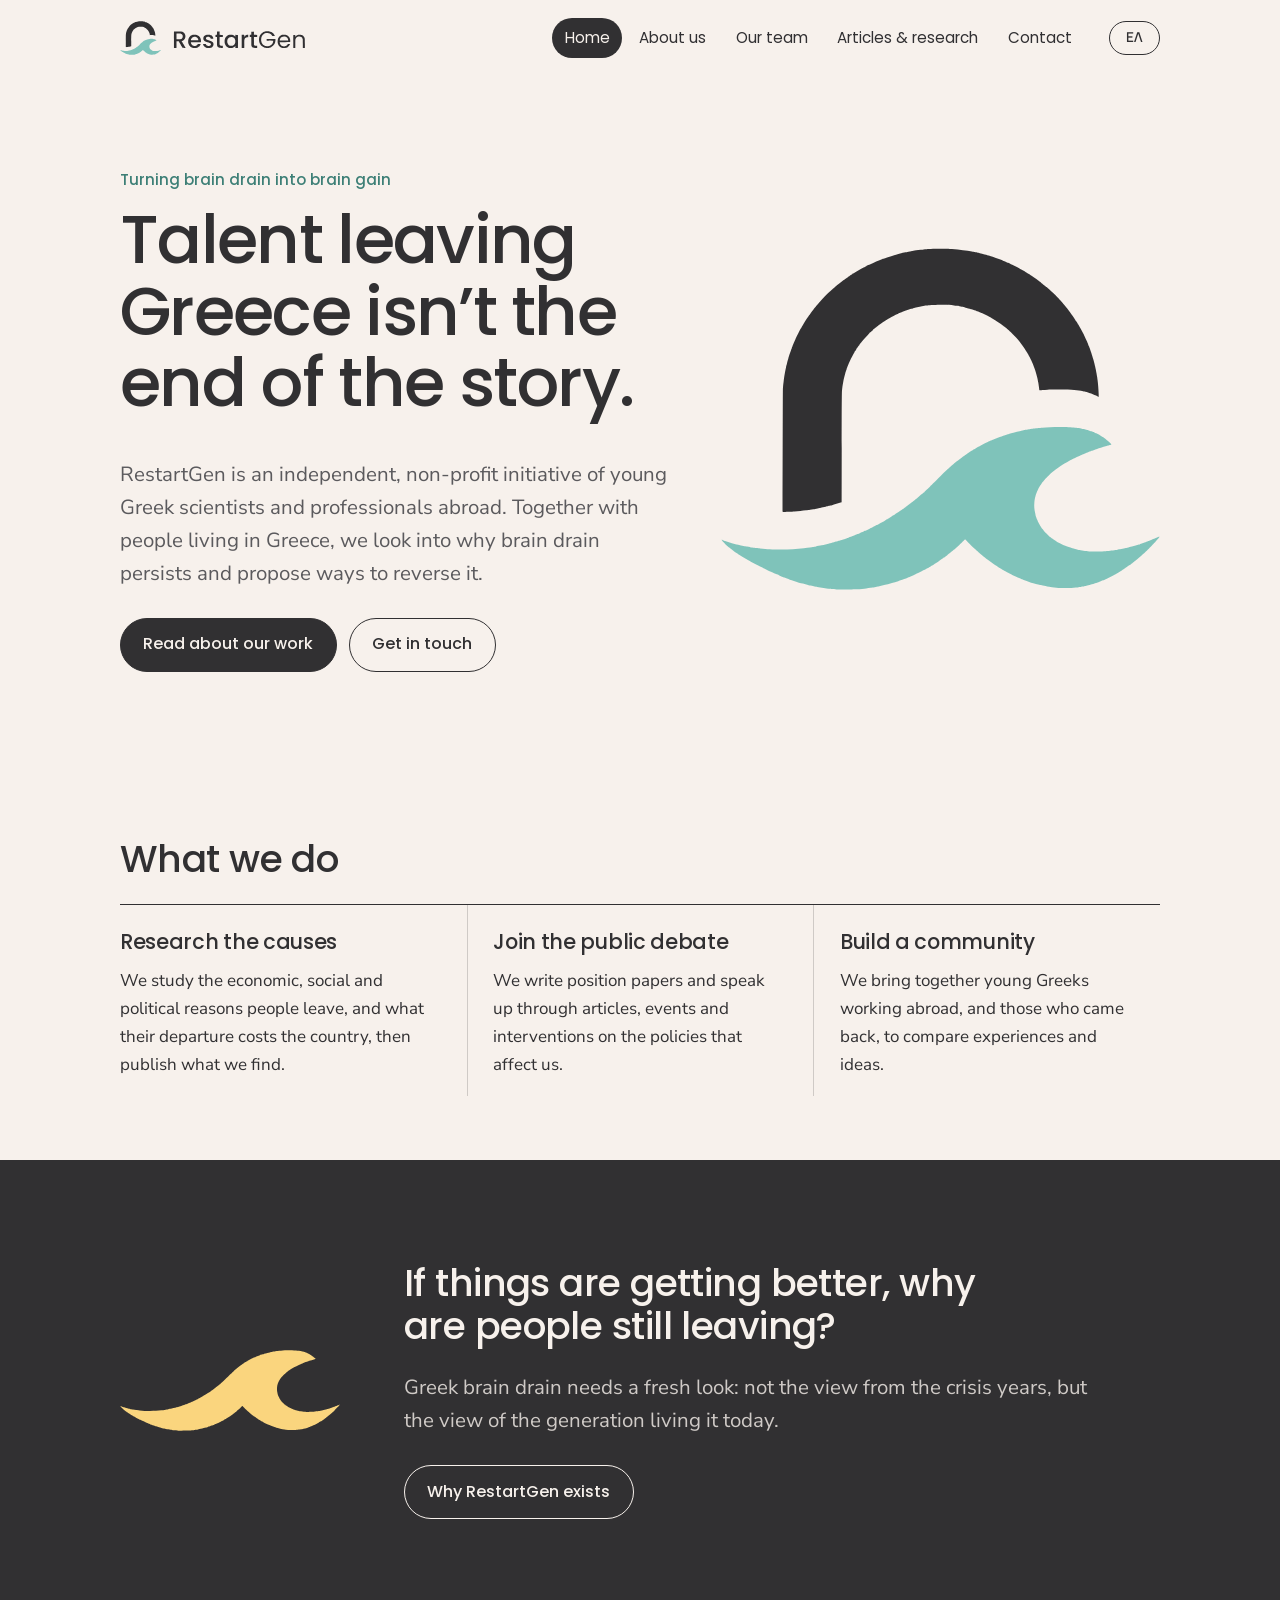
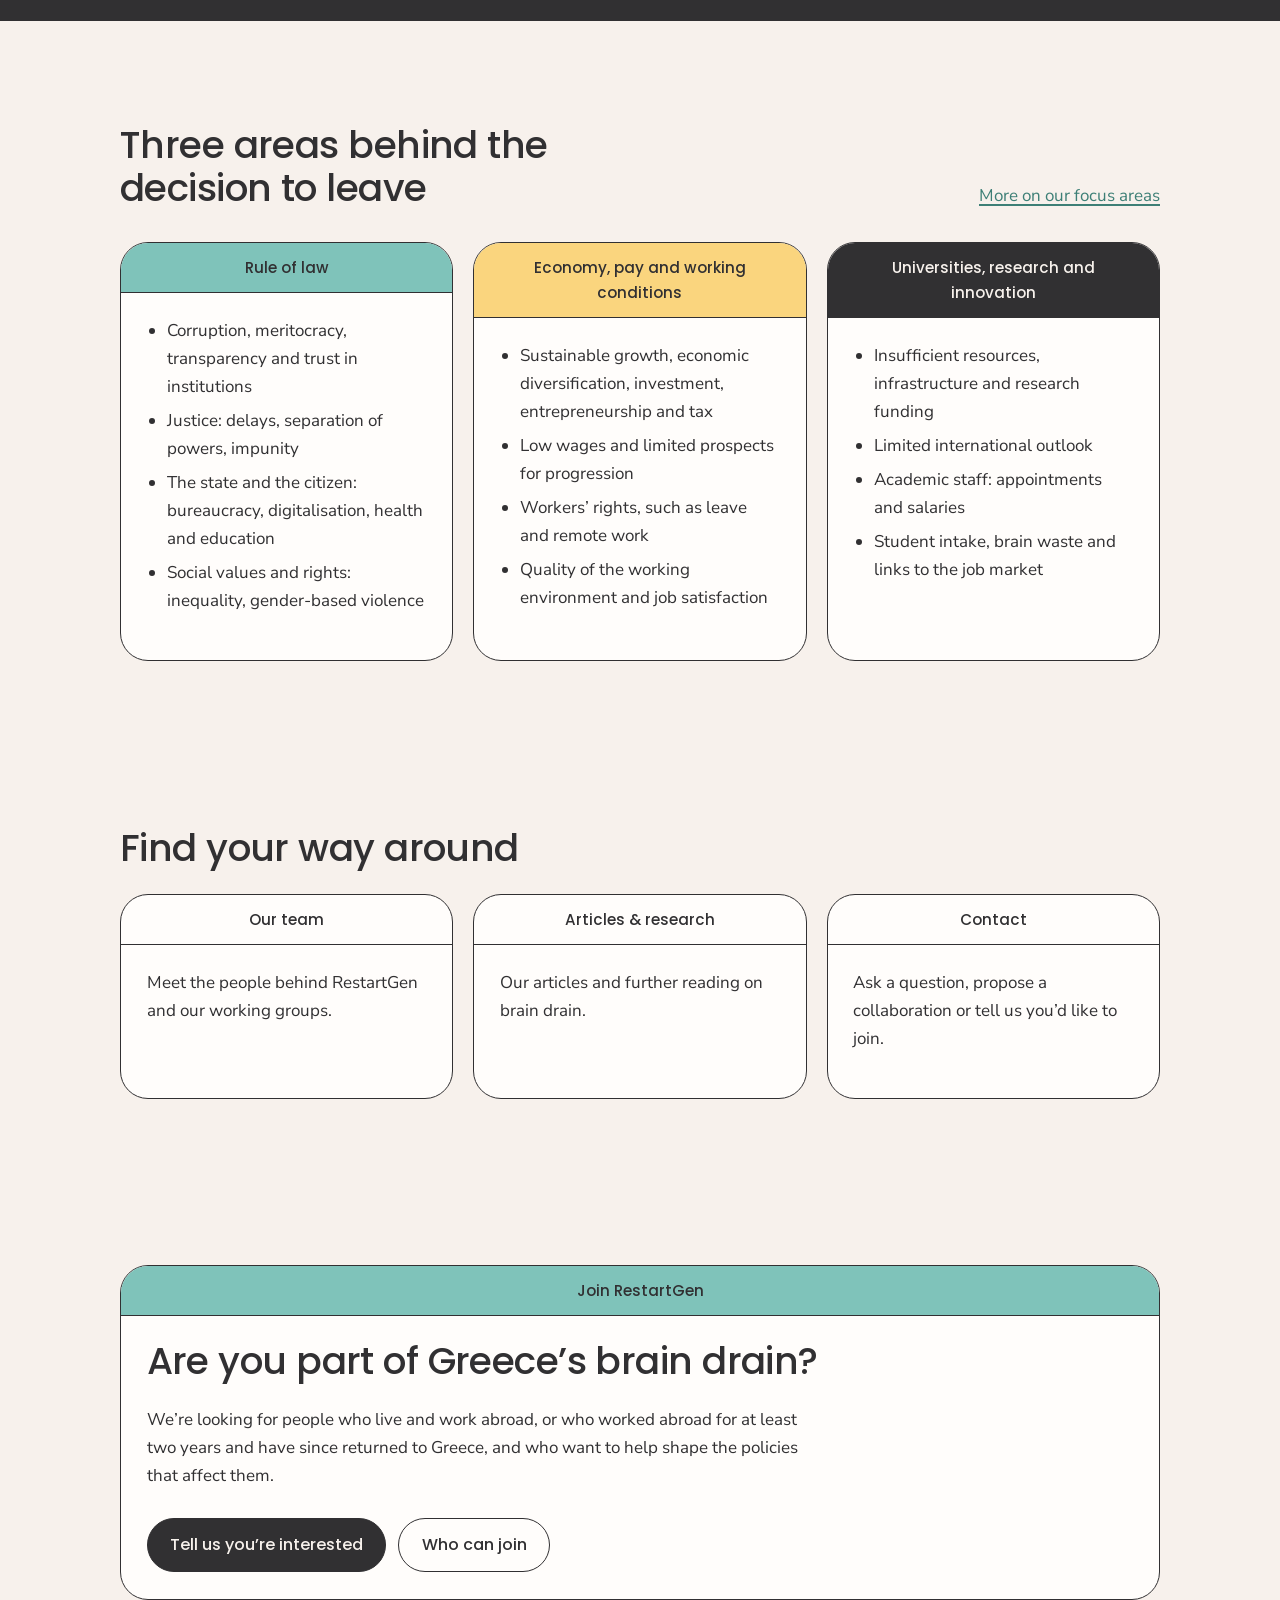
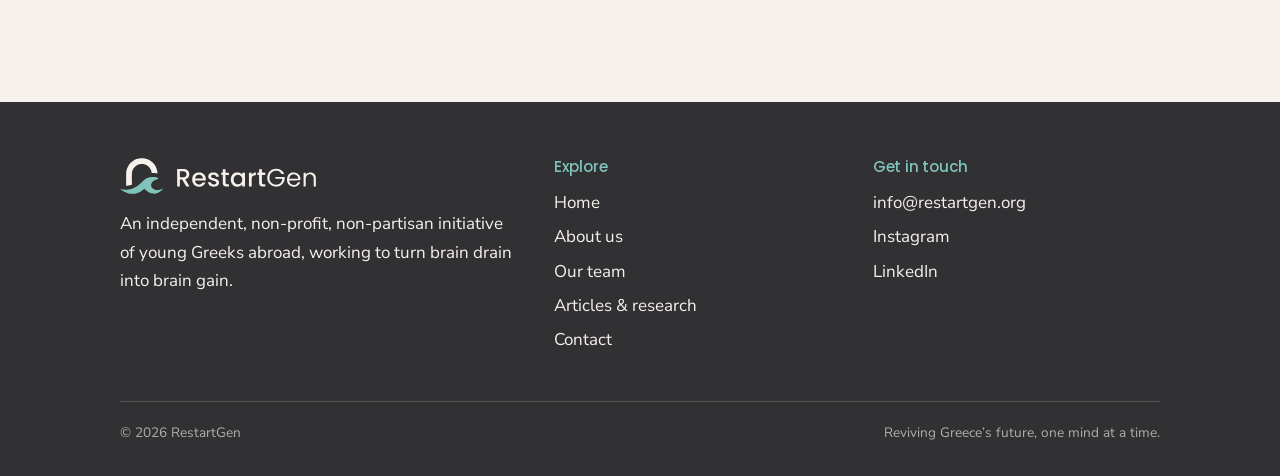
<file: index.html>
<!DOCTYPE html>
<html lang="en" data-lang="en">
<head>
<meta charset="utf-8">
<meta name="viewport" content="width=device-width, initial-scale=1">
<title>Home | RestartGen</title>
<meta name="description" content="RestartGen: an independent, non-profit initiative of young Greeks abroad working to turn Greek brain drain into brain gain.">
<meta property="og:title" content="Home | RestartGen">
<meta property="og:description" content="RestartGen: an independent, non-profit initiative of young Greeks abroad working to turn Greek brain drain into brain gain.">
<meta name="theme-color" content="#f7f1ec">
<link rel="icon" href="assets/favicon.svg" type="image/svg+xml">
<link rel="preconnect" href="https://fonts.googleapis.com">
<link rel="preconnect" href="https://fonts.gstatic.com" crossorigin>
<link href="https://fonts.googleapis.com/css2?family=Manrope:wght@400;500;600;700&family=Nunito+Sans:opsz,wght@6..12,400;6..12,600;6..12,700&family=Poppins:wght@400;500;600&display=swap" rel="stylesheet">
<link rel="stylesheet" href="css/style.css">
<script>try{if(localStorage.getItem('rg-lang')==='el'){document.documentElement.setAttribute('data-lang','el');document.documentElement.lang='el'}}catch(e){}</script>
</head>
<body data-title-en="Home | RestartGen" data-title-el="Αρχική | RestartGen">
<a class="skip" href="#main"><span lang="en">Skip to content</span><span lang="el">Μετάβαση στο περιεχόμενο</span></a>
<header class="site-header">
  <nav class="wrap nav" aria-label="Main">
    <a class="brand" href="index.html"><img src="assets/logo.svg" alt="RestartGen home" width="140" height="34"></a>
    <button class="menu-btn" aria-expanded="false" aria-controls="nav-links" data-aria-en="Open menu" data-aria-el="Άνοιγμα μενού" aria-label="Open menu">
      <svg viewBox="0 0 24 24" fill="none" stroke="currentColor" stroke-width="1.8" stroke-linecap="round"><path d="M4 7h16M4 12h16M4 17h16"/></svg>
    </button>
    <ul class="nav-links" id="nav-links"><li><a href="index.html" aria-current="page"><span lang="en">Home</span><span lang="el">Αρχική</span></a></li><li><a href="about.html"><span lang="en">About us</span><span lang="el">Σχετικά με εμάς</span></a></li><li><a href="team.html"><span lang="en">Our team</span><span lang="el">Η ομάδα μας</span></a></li><li><a href="articles.html"><span lang="en">Articles &amp; research</span><span lang="el">Άρθρα &amp; έρευνα</span></a></li><li><a href="contact.html"><span lang="en">Contact</span><span lang="el">Επικοινωνία</span></a></li></ul>
    <button class="lang-toggle" type="button" data-aria-en="Αλλαγή γλώσσας σε ελληνικά" data-aria-el="Switch language to English" aria-label="Αλλαγή γλώσσας σε ελληνικά"><span lang="en">ΕΛ</span><span lang="el">EN</span></button>
  </nav>
</header>
<main id="main">

<section class="hero">
  <div class="wrap hero-grid">
    <div>
      <p lang="en" class="kicker">Turning brain drain into brain gain</p><p lang="el" class="kicker">Από το brain drain στο brain gain</p>
      <h1 lang="en">Talent leaving Greece isn’t the end of the story.</h1><h1 lang="el">Η φυγή ταλέντων από την Ελλάδα δεν είναι το τέλος της ιστορίας.</h1>
      <p lang="en" class="lead">RestartGen is an independent, non-profit initiative of young Greek scientists and professionals abroad. Together with people living in Greece, we look into why brain drain persists and propose ways to reverse it.</p><p lang="el" class="lead">Το RestartGen είναι μια ανεξάρτητη, μη κερδοσκοπική πρωτοβουλία νέων Ελλήνων επιστημόνων και επαγγελματιών του εξωτερικού. Μαζί με ανθρώπους που ζουν στην Ελλάδα, εξετάζουμε γιατί το brain drain συνεχίζεται και προτείνουμε λύσεις για τη μεταστροφή του.</p>
      <div class="btn-row">
        <a class="btn btn-primary" href="about.html"><span lang="en">Read about our work</span><span lang="el">Διαβάστε για το έργο μας</span></a>
        <a class="btn btn-ghost" href="contact.html"><span lang="en">Get in touch</span><span lang="el">Επικοινωνήστε μαζί μας</span></a>
      </div>
    </div>
    <img class="hero-mark" src="assets/mark.svg" alt="" width="460" height="390">
  </div>
</section>

<section class="section-tight">
  <div class="wrap">
    <h2 lang="en">What we do</h2><h2 lang="el">Τι κάνουμε</h2>
    <div class="pillars">
      <div><h3 lang="en">Research the causes</h3><h3 lang="el">Ερευνούμε τις αιτίες</h3><p lang="en">We study the economic, social and political reasons people leave, and what their departure costs the country, then publish what we find.</p><p lang="el">Μελετάμε τα οικονομικά, κοινωνικά και πολιτικά αίτια της φυγής και τις συνέπειές της για τη χώρα, και δημοσιεύουμε τα αποτελέσματα.</p></div>
      <div><h3 lang="en">Join the public debate</h3><h3 lang="el">Συμμετέχουμε στον δημόσιο διάλογο</h3><p lang="en">We write position papers and speak up through articles, events and interventions on the policies that affect us.</p><p lang="el">Συντάσσουμε θέσεις και παρεμβαίνουμε με άρθρα, εκδηλώσεις και δράσεις για τις πολιτικές που μας αφορούν.</p></div>
      <div><h3 lang="en">Build a community</h3><h3 lang="el">Χτίζουμε μια κοινότητα</h3><p lang="en">We bring together young Greeks working abroad, and those who came back, to compare experiences and ideas.</p><p lang="el">Φέρνουμε κοντά νέους Έλληνες που εργάζονται στο εξωτερικό, αλλά και όσους επέστρεψαν, για να ανταλλάξουμε εμπειρίες και ιδέες.</p></div>
    </div>
  </div>
</section>

<section class="band section">
  <div class="wrap band-grid">
    <img class="band-wave" src="assets/wave-yellow.svg" alt="">
    <div>
      <h2 lang="en">If things are getting better, why are people still leaving?</h2><h2 lang="el">Αν τα πράγματα πάνε καλύτερα, γιατί οι άνθρωποι συνεχίζουν να φεύγουν;</h2>
      <p lang="en" class="lead">Greek brain drain needs a fresh look: not the view from the crisis years, but the view of the generation living it today.</p><p lang="el" class="lead">Το ελληνικό brain drain χρειάζεται μια νέα ματιά: όχι τη ματιά των ετών της κρίσης, αλλά τη ματιά της γενιάς που το ζει σήμερα.</p>
      <div class="btn-row"><a class="btn btn-ghost" href="about.html#why"><span lang="en">Why RestartGen exists</span><span lang="el">Γιατί γεννάται το RestartGen</span></a></div>
    </div>
  </div>
</section>

<section class="section">
  <div class="wrap">
    <div class="section-head">
      <h2 lang="en">Three areas behind the decision to leave</h2><h2 lang="el">Τρεις άξονες πίσω από την απόφαση της φυγής</h2>
      <a href="about.html#axes"><span lang="en">More on our focus areas</span><span lang="el">Περισσότερα για τους θεματικούς άξονες</span></a>
    </div>
    <div class="grid-3">
      <div class="panel teal"><div class="panel-label"><span lang="en">Rule of law</span><span lang="el">Κράτος Δικαίου</span></div><div class="panel-body"><ul lang="en"><li>Corruption, meritocracy, transparency and trust in institutions</li><li>Justice: delays, separation of powers, impunity</li><li>The state and the citizen: bureaucracy, digitalisation, health and education</li><li>Social values and rights: inequality, gender-based violence</li></ul><ul lang="el"><li>Διαφθορά, αξιοκρατία, διαφάνεια και εμπιστοσύνη στους θεσμούς</li><li>Δικαιοσύνη: καθυστερήσεις, διάκριση εξουσιών, ατιμωρησία</li><li>Σχέση Κράτους-πολίτη: γραφειοκρατία, ψηφιοποίηση, υγεία και παιδεία</li><li>Κοινωνικές αξίες και δικαιώματα: ανισότητες, έμφυλη βία</li></ul></div></div><div class="panel yellow"><div class="panel-label"><span lang="en">Economy, pay and working conditions</span><span lang="el">Οικονομία, μισθοί και εργασιακές συνθήκες</span></div><div class="panel-body"><ul lang="en"><li>Sustainable growth, economic diversification, investment, entrepreneurship and tax</li><li>Low wages and limited prospects for progression</li><li>Workers’ rights, such as leave and remote work</li><li>Quality of the working environment and job satisfaction</li></ul><ul lang="el"><li>Βιώσιμη ανάπτυξη, οικονομική διαφοροποίηση, επενδύσεις, επιχειρηματικότητα και φορολογία</li><li>Χαμηλοί μισθοί και έλλειψη προοπτικών ανέλιξης</li><li>Εργασιακά δικαιώματα, π.χ. άδειες και τηλεργασία</li><li>Ποιότητα εργασιακού περιβάλλοντος και εργασιακή ικανοποίηση</li></ul></div></div><div class="panel dark"><div class="panel-label"><span lang="en">Universities, research and innovation</span><span lang="el">Πανεπιστήμια, έρευνα και καινοτομία</span></div><div class="panel-body"><ul lang="en"><li>Insufficient resources, infrastructure and research funding</li><li>Limited international outlook</li><li>Academic staff: appointments and salaries</li><li>Student intake, brain waste and links to the job market</li></ul><ul lang="el"><li>Ανεπαρκείς πόροι, υποδομές και χρηματοδότηση έρευνας</li><li>Έλλειψη εξωστρέφειας</li><li>Μέλη ΔΕΠ: διορισμοί και μισθοί</li><li>Αριθμός εισακτέων, brain waste και διασύνδεση με την αγορά εργασίας</li></ul></div></div>
    </div>
  </div>
</section>

<section class="section-tight">
  <div class="wrap">
    <h2 lang="en">Find your way around</h2><h2 lang="el">Εξερευνήστε</h2>
    <div class="grid-3" style="margin-top:1.5rem">
      <a class="panel " href="team.html"><div class="panel-label"><span lang="en">Our team</span><span lang="el">Η ομάδα μας</span></div><div class="panel-body"><p lang="en">Meet the people behind RestartGen and our working groups.</p><p lang="el">Γνωρίστε τους ανθρώπους πίσω από το RestartGen και τις ομάδες εργασίας μας.</p></div></a>
      <a class="panel " href="articles.html"><div class="panel-label"><span lang="en">Articles &amp; research</span><span lang="el">Άρθρα &amp; έρευνα</span></div><div class="panel-body"><p lang="en">Our articles and further reading on brain drain.</p><p lang="el">Τα άρθρα μας και περαιτέρω υλικό για το brain drain.</p></div></a>
      <a class="panel " href="contact.html"><div class="panel-label"><span lang="en">Contact</span><span lang="el">Επικοινωνία</span></div><div class="panel-body"><p lang="en">Ask a question, propose a collaboration or tell us you’d like to join.</p><p lang="el">Κάντε μια ερώτηση, προτείνετε μια συνεργασία ή πείτε μας ότι θέλετε να συμμετάσχετε.</p></div></a>
    </div>
  </div>
</section>

<section class="section">
  <div class="wrap">
    <div class="panel teal"><div class="panel-label"><span lang="en">Join RestartGen</span><span lang="el">Γίνετε μέλος</span></div><div class="panel-body"><h2 lang="en">Are you part of Greece’s brain drain?</h2><h2 lang="el">Είστε μέρος του ελληνικού brain drain;</h2><p lang="en">We’re looking for people who live and work abroad, or who worked abroad for at least two years and have since returned to Greece, and who want to help shape the policies that affect them.</p><p lang="el">Αναζητούμε ανθρώπους που ζουν και εργάζονται στο εξωτερικό, ή που εργάστηκαν στο εξωτερικό τουλάχιστον δύο χρόνια και επέστρεψαν στην Ελλάδα, και θέλουν να συνδιαμορφώσουν τις πολιτικές που τους αφορούν.</p><div class="btn-row"><a class="btn btn-primary" href="contact.html"><span lang="en">Tell us you’re interested</span><span lang="el">Δηλώστε ενδιαφέρον</span></a><a class="btn btn-ghost" href="about.html#join"><span lang="en">Who can join</span><span lang="el">Ποιοι μπορούν να γίνουν μέλη</span></a></div></div></div>
  </div>
</section>

</main>
<footer class="site-footer">
  <div class="wrap">
    <div class="footer-grid">
      <div>
        <img src="assets/logo-cream.svg" alt="RestartGen" width="150" height="36">
        <p lang="en">An independent, non-profit, non-partisan initiative of young Greeks abroad, working to turn brain drain into brain gain.</p><p lang="el">Μια ανεξάρτητη, μη κερδοσκοπική, μη κομματική πρωτοβουλία νέων Ελλήνων του εξωτερικού για τη μεταστροφή του brain drain σε brain gain.</p>
      </div>
      <div>
        <h4><span lang="en">Explore</span><span lang="el">Πλοήγηση</span></h4>
        <ul><li><a href="index.html"><span lang="en">Home</span><span lang="el">Αρχική</span></a></li><li><a href="about.html"><span lang="en">About us</span><span lang="el">Σχετικά με εμάς</span></a></li><li><a href="team.html"><span lang="en">Our team</span><span lang="el">Η ομάδα μας</span></a></li><li><a href="articles.html"><span lang="en">Articles &amp; research</span><span lang="el">Άρθρα &amp; έρευνα</span></a></li><li><a href="contact.html"><span lang="en">Contact</span><span lang="el">Επικοινωνία</span></a></li></ul>
      </div>
      <div>
        <h4><span lang="en">Get in touch</span><span lang="el">Επικοινωνία</span></h4>
        <ul>
          <li><a href="mailto:info@restartgen.org">info@restartgen.org</a></li>
          <li><a href="https://www.instagram.com/restartgen/" target="_blank" rel="noopener">Instagram</a></li>
          <li><a href="https://www.linkedin.com/company/restartgen/" target="_blank" rel="noopener">LinkedIn</a></li>
        </ul>
      </div>
    </div>
    <div class="footer-small">
      <span>© <span data-year>2026</span> RestartGen</span>
      <span><span lang="en">Reviving Greece’s future, one mind at a time.</span><span lang="el">Αναζωογονώντας το μέλλον της Ελλάδας, ένα μυαλό τη φορά.</span></span>
    </div>
  </div>
</footer>
<script src="js/main.js"></script>
</body>
</html>
</file>
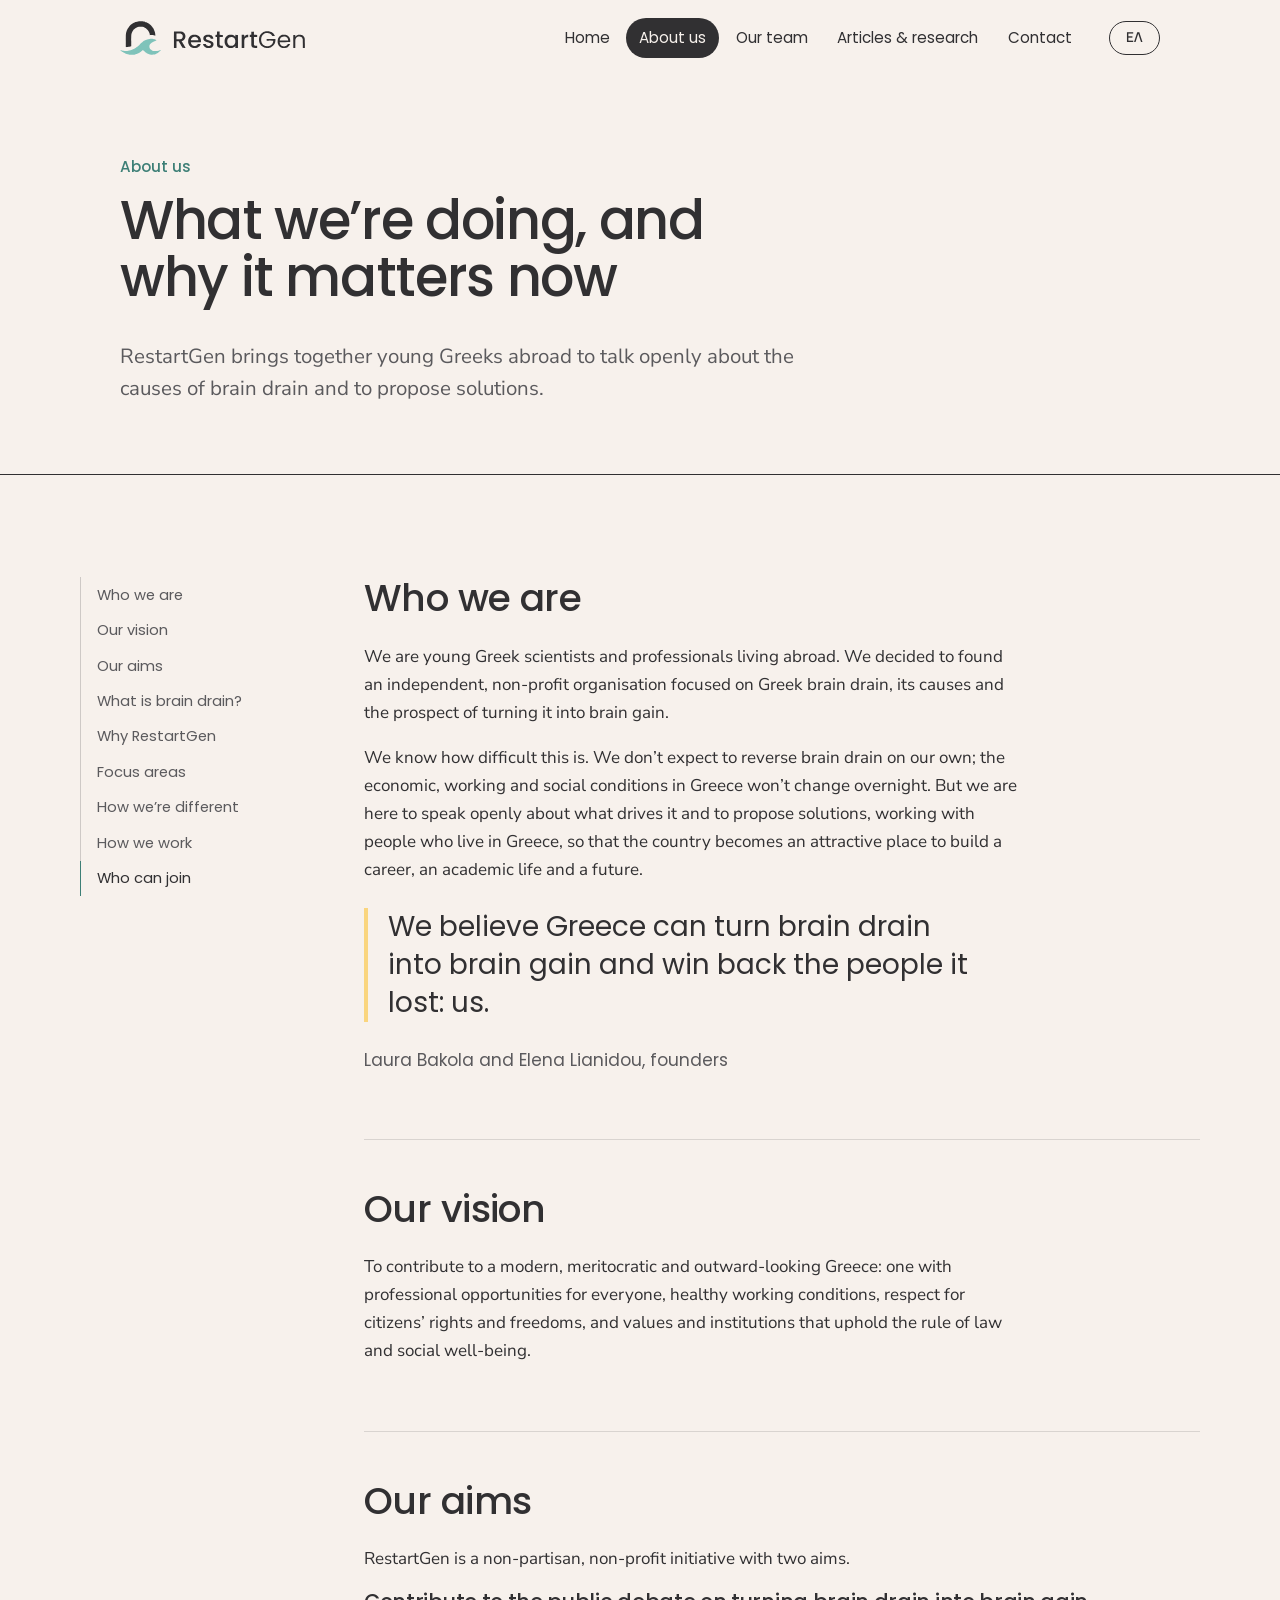
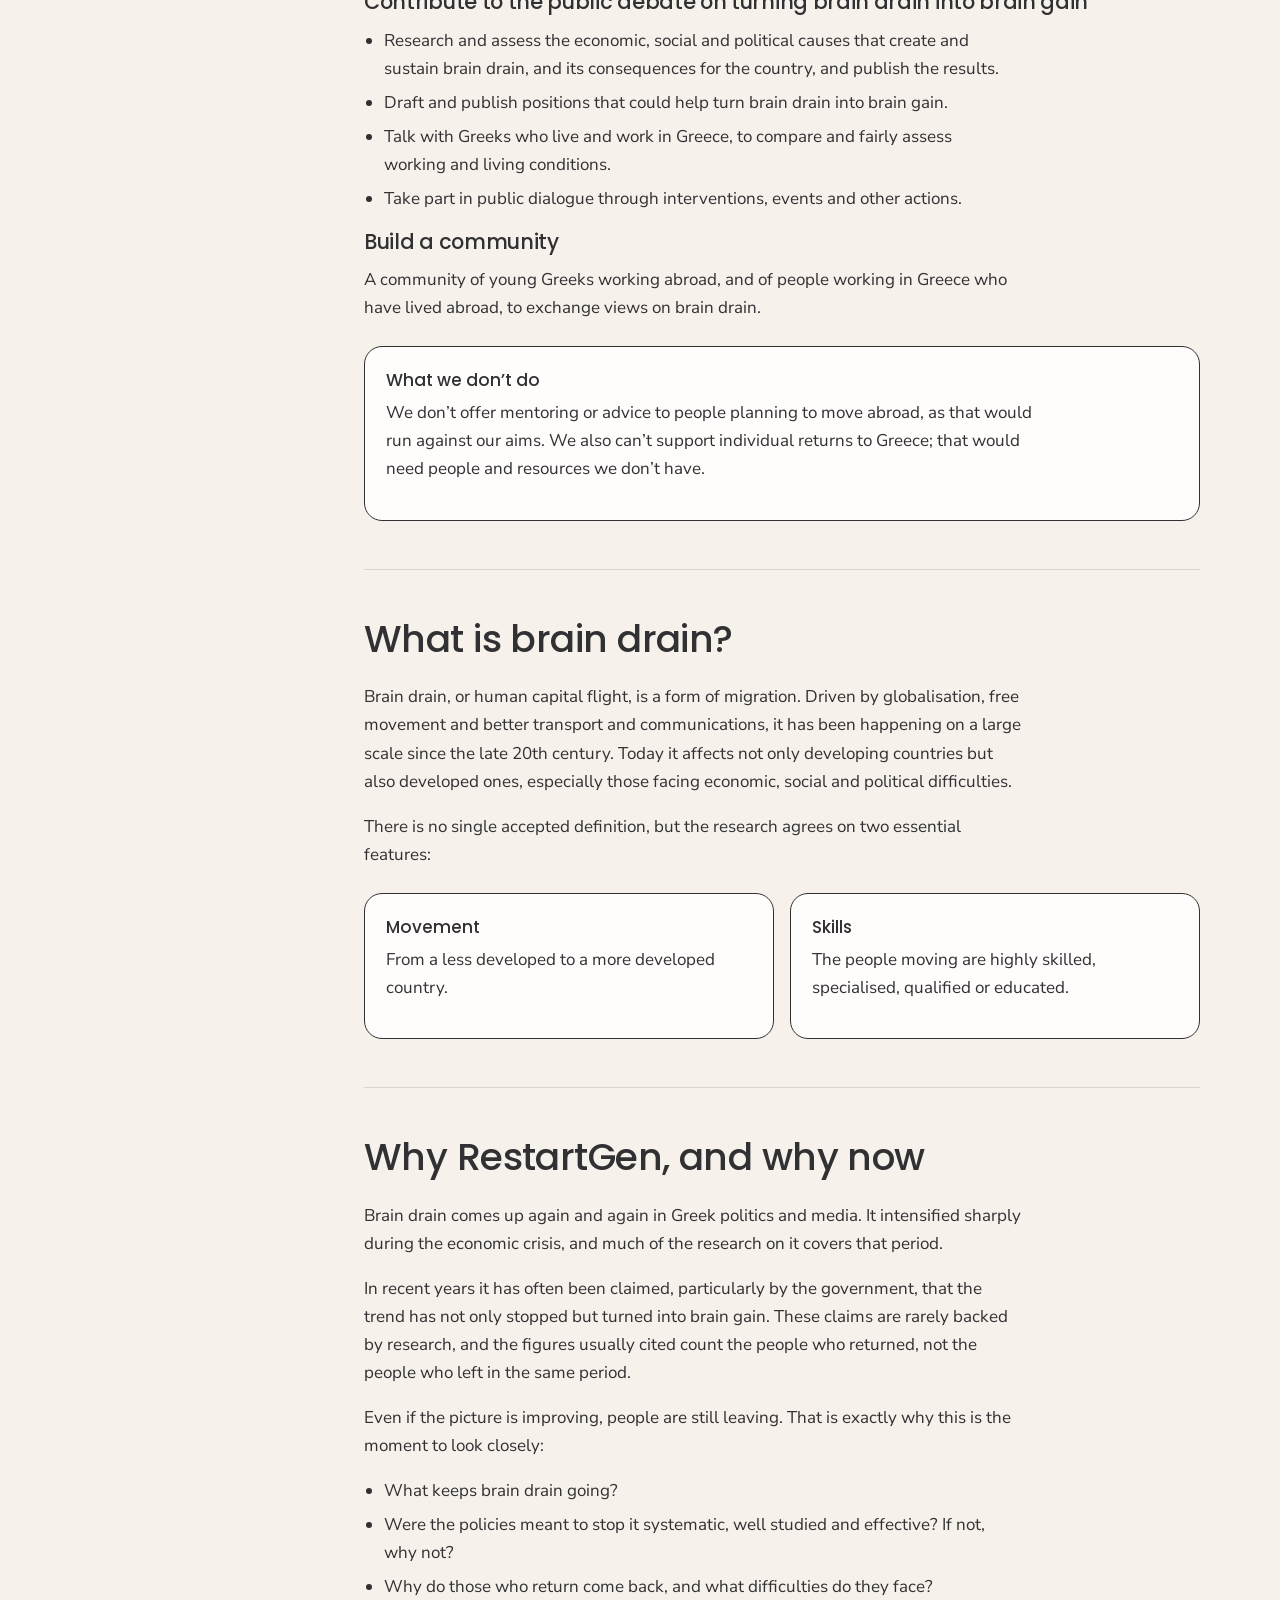
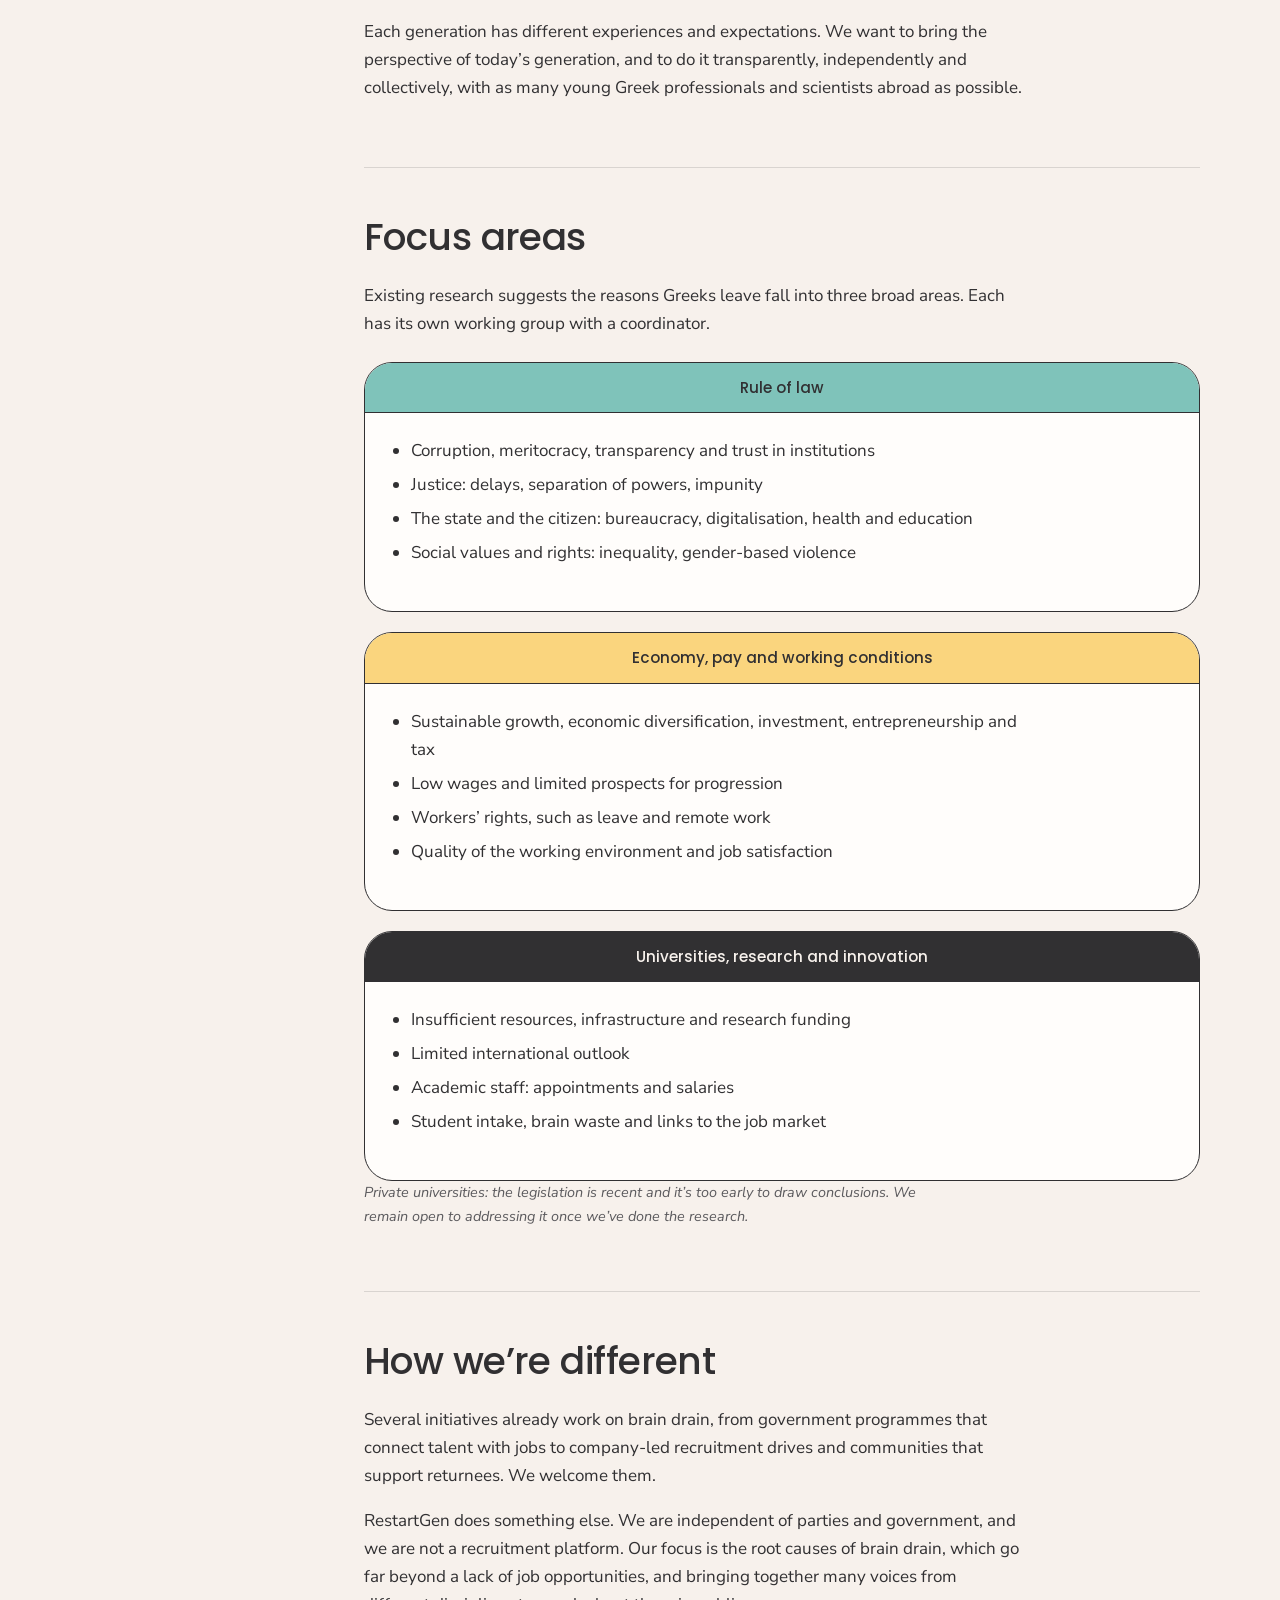
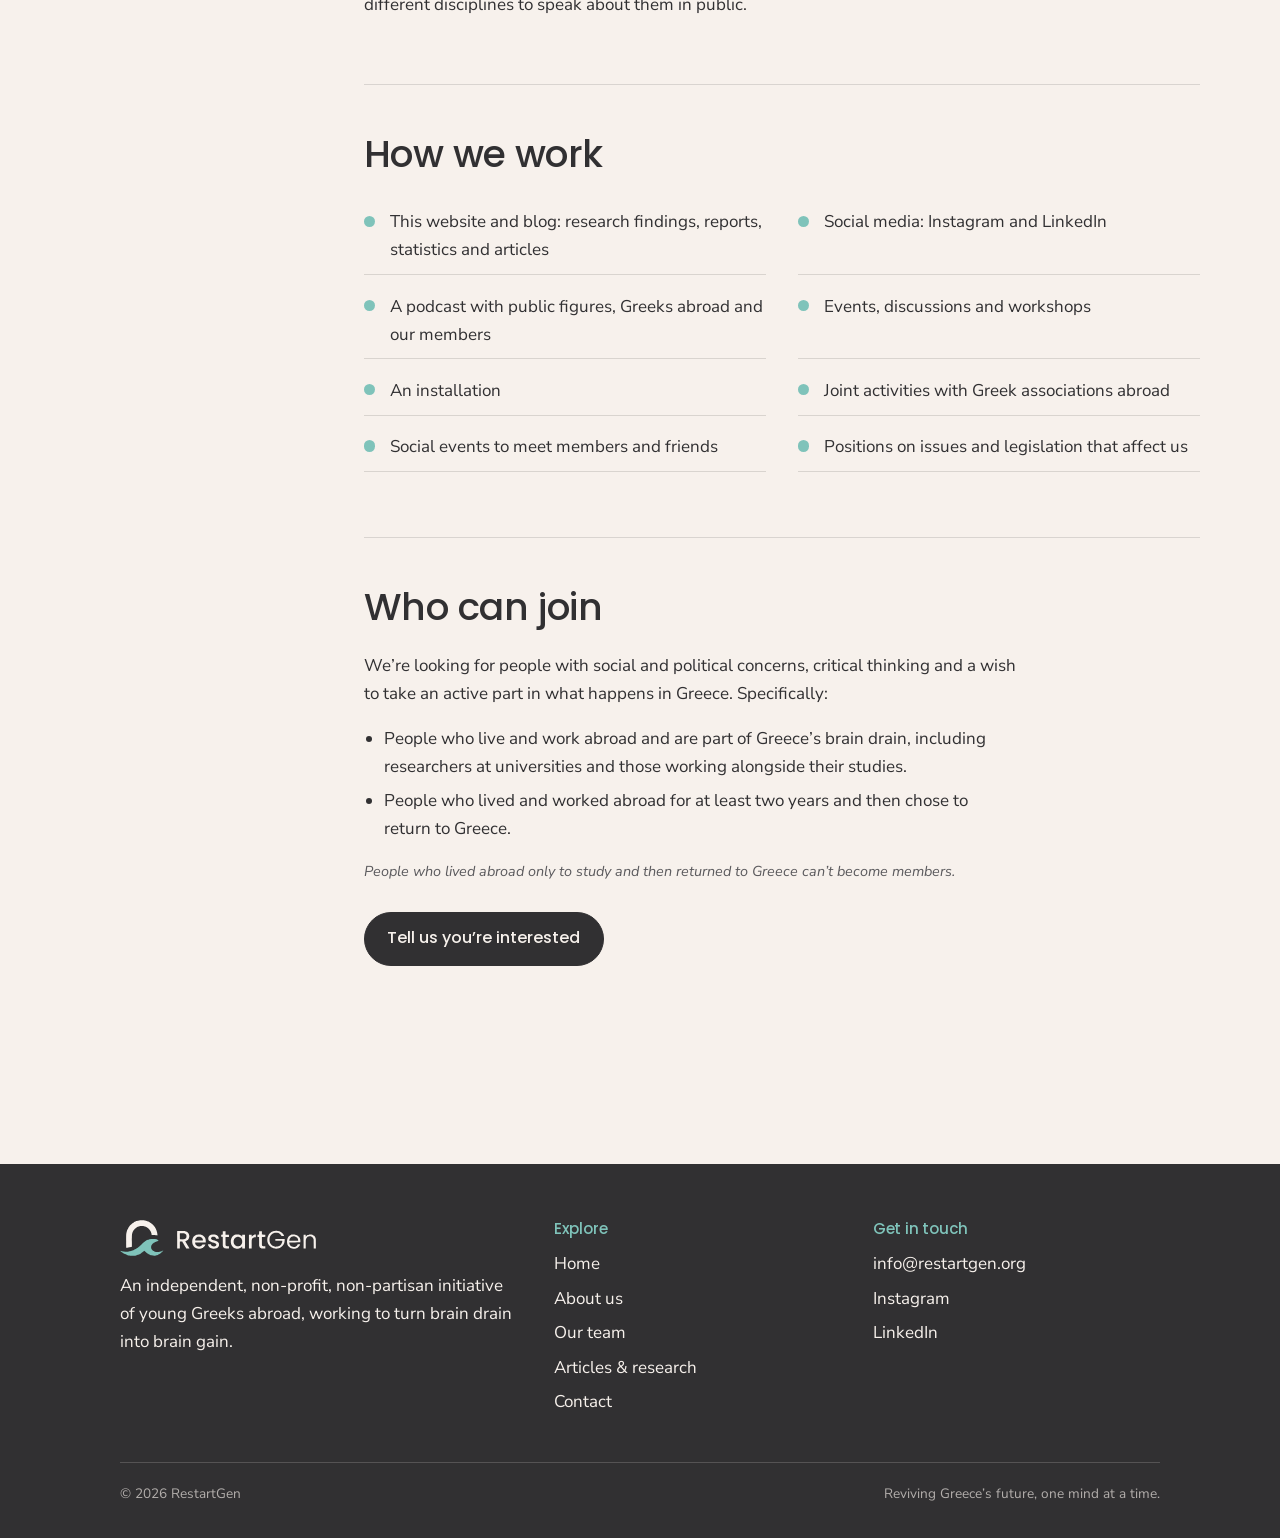
<file: about.html>
<!DOCTYPE html>
<html lang="en" data-lang="en">
<head>
<meta charset="utf-8">
<meta name="viewport" content="width=device-width, initial-scale=1">
<title>About us | RestartGen</title>
<meta name="description" content="RestartGen: an independent, non-profit initiative of young Greeks abroad working to turn Greek brain drain into brain gain.">
<meta property="og:title" content="About us | RestartGen">
<meta property="og:description" content="RestartGen: an independent, non-profit initiative of young Greeks abroad working to turn Greek brain drain into brain gain.">
<meta name="theme-color" content="#f7f1ec">
<link rel="icon" href="assets/favicon.svg" type="image/svg+xml">
<link rel="preconnect" href="https://fonts.googleapis.com">
<link rel="preconnect" href="https://fonts.gstatic.com" crossorigin>
<link href="https://fonts.googleapis.com/css2?family=Manrope:wght@400;500;600;700&family=Nunito+Sans:opsz,wght@6..12,400;6..12,600;6..12,700&family=Poppins:wght@400;500;600&display=swap" rel="stylesheet">
<link rel="stylesheet" href="css/style.css">
<script>try{if(localStorage.getItem('rg-lang')==='el'){document.documentElement.setAttribute('data-lang','el');document.documentElement.lang='el'}}catch(e){}</script>
</head>
<body data-title-en="About us | RestartGen" data-title-el="Σχετικά με εμάς | RestartGen">
<a class="skip" href="#main"><span lang="en">Skip to content</span><span lang="el">Μετάβαση στο περιεχόμενο</span></a>
<header class="site-header">
  <nav class="wrap nav" aria-label="Main">
    <a class="brand" href="index.html"><img src="assets/logo.svg" alt="RestartGen home" width="140" height="34"></a>
    <button class="menu-btn" aria-expanded="false" aria-controls="nav-links" data-aria-en="Open menu" data-aria-el="Άνοιγμα μενού" aria-label="Open menu">
      <svg viewBox="0 0 24 24" fill="none" stroke="currentColor" stroke-width="1.8" stroke-linecap="round"><path d="M4 7h16M4 12h16M4 17h16"/></svg>
    </button>
    <ul class="nav-links" id="nav-links"><li><a href="index.html"><span lang="en">Home</span><span lang="el">Αρχική</span></a></li><li><a href="about.html" aria-current="page"><span lang="en">About us</span><span lang="el">Σχετικά με εμάς</span></a></li><li><a href="team.html"><span lang="en">Our team</span><span lang="el">Η ομάδα μας</span></a></li><li><a href="articles.html"><span lang="en">Articles &amp; research</span><span lang="el">Άρθρα &amp; έρευνα</span></a></li><li><a href="contact.html"><span lang="en">Contact</span><span lang="el">Επικοινωνία</span></a></li></ul>
    <button class="lang-toggle" type="button" data-aria-en="Αλλαγή γλώσσας σε ελληνικά" data-aria-el="Switch language to English" aria-label="Αλλαγή γλώσσας σε ελληνικά"><span lang="en">ΕΛ</span><span lang="el">EN</span></button>
  </nav>
</header>
<main id="main">

<section class="page-hero">
  <div class="wrap">
    <p lang="en" class="kicker">About us</p><p lang="el" class="kicker">Σχετικά με εμάς</p>
    <h1 lang="en">What we’re doing, and why it matters now</h1><h1 lang="el">Τι κάνουμε και γιατί έχει σημασία σήμερα</h1>
    <p lang="en" class="lead">RestartGen brings together young Greeks abroad to talk openly about the causes of brain drain and to propose solutions.</p><p lang="el" class="lead">Το RestartGen φέρνει κοντά νέους Έλληνες του εξωτερικού για να μιλήσουμε ανοιχτά για τις αιτίες του brain drain και να προτείνουμε λύσεις.</p>
  </div>
</section>
<div class="wrap section">
  <div class="doc">
    <nav class="toc" aria-label="On this page"><ol><li><a href="#letter"><span lang="en">Who we are</span><span lang="el">Ποιοι είμαστε</span></a></li><li><a href="#vision"><span lang="en">Our vision</span><span lang="el">Όραμα</span></a></li><li><a href="#aims"><span lang="en">Our aims</span><span lang="el">Σκοποί</span></a></li><li><a href="#definition"><span lang="en">What is brain drain?</span><span lang="el">Τι είναι το brain drain;</span></a></li><li><a href="#why"><span lang="en">Why RestartGen</span><span lang="el">Γιατί το RestartGen</span></a></li><li><a href="#axes"><span lang="en">Focus areas</span><span lang="el">Θεματικοί άξονες</span></a></li><li><a href="#different"><span lang="en">How we’re different</span><span lang="el">Τι μας διαφοροποιεί</span></a></li><li><a href="#how"><span lang="en">How we work</span><span lang="el">Πώς δουλεύουμε</span></a></li><li><a href="#join"><span lang="en">Who can join</span><span lang="el">Ποιοι μπορούν να γίνουν μέλη</span></a></li></ol></nav>
    <div>
      <section id="letter">
        <h2 lang="en">Who we are</h2><h2 lang="el">Ποιοι είμαστε</h2>
        <p lang="en">We are young Greek scientists and professionals living abroad. We decided to found an independent, non-profit organisation focused on Greek brain drain, its causes and the prospect of turning it into brain gain.</p><p lang="el">Είμαστε νέοι Έλληνες επιστήμονες και επαγγελματίες του εξωτερικού και πήραμε την απόφαση να ιδρύσουμε έναν ανεξάρτητο, μη κερδοσκοπικό οργανισμό με κεντρική θεματική το ελληνικό brain drain, τις αιτίες του και την προοπτική μεταστροφής του σε brain gain.</p>
        <p lang="en">We know how difficult this is. We don’t expect to reverse brain drain on our own; the economic, working and social conditions in Greece won’t change overnight. But we are here to speak openly about what drives it and to propose solutions, working with people who live in Greece, so that the country becomes an attractive place to build a career, an academic life and a future.</p><p lang="el">Γνωρίζουμε τη δυσκολία ενός τέτοιου εγχειρήματος. Δεν φιλοδοξούμε να ανατρέψουμε το brain drain. Οι οικονομικές, εργασιακές και κοινωνικές συνθήκες στη χώρα μας δε θα αλλάξουν από τη μια μέρα στην άλλη. Είμαστε όμως εδώ για να μιλήσουμε ανοιχτά για τους λόγους που προκαλούν το φαινόμενο και να προτείνουμε λύσεις, σε συνεργασία με Έλληνες που ζουν στη χώρα, ώστε η Ελλάδα να γίνει ένας τόπος ελκυστικός επαγγελματικά, ακαδημαϊκά, κοινωνικά.</p>
        <p lang="en" class="quote">We believe Greece can turn brain drain into brain gain and win back the people it lost: us.</p><p lang="el" class="quote">Πιστεύουμε στη δυνατότητα της χώρας μας να μετατρέψει το brain drain σε brain gain και να προσελκύσει το ανθρώπινο δυναμικό που απώλεσε – εμάς.</p>
        <p lang="en" class="signoff">Laura Bakola and Elena Lianidou, founders</p><p lang="el" class="signoff">Λώρα Μπακόλα και Έλενα Λιανίδου, ιδρύτριες</p>
      </section>
      <section id="vision">
        <h2 lang="en">Our vision</h2><h2 lang="el">Όραμα</h2>
        <p lang="en">To contribute to a modern, meritocratic and outward-looking Greece: one with professional opportunities for everyone, healthy working conditions, respect for citizens’ rights and freedoms, and values and institutions that uphold the rule of law and social well-being.</p><p lang="el">Η συμβολή μας σε μια Ελλάδα σύγχρονη, αξιοκρατική, εξωστρεφή, με επαγγελματικές ευκαιρίες για όλους, με υγιείς εργασιακές συνθήκες, με σεβασμό στα δικαιώματα και τις ελευθερίες των πολιτών, με ένα αξιακό και θεσμικό πλαίσιο που προάγει το Κράτος Δικαίου και την κοινωνική ευημερία.</p>
      </section>
      <section id="aims">
        <h2 lang="en">Our aims</h2><h2 lang="el">Σκοποί</h2>
        <p lang="en">RestartGen is a non-partisan, non-profit initiative with two aims.</p><p lang="el">Το RestartGen είναι μια πρωτοβουλία μη κομματικού, μη κερδοσκοπικού χαρακτήρα με δύο σκοπούς.</p>
        <h3 lang="en">Contribute to the public debate on turning brain drain into brain gain</h3><h3 lang="el">Συμβολή στη δημόσια συζήτηση για τη μεταστροφή του brain drain σε brain gain</h3>
        <ul lang="en"><li>Research and assess the economic, social and political causes that create and sustain brain drain, and its consequences for the country, and publish the results.</li><li>Draft and publish positions that could help turn brain drain into brain gain.</li><li>Talk with Greeks who live and work in Greece, to compare and fairly assess working and living conditions.</li><li>Take part in public dialogue through interventions, events and other actions.</li></ul>
        <ul lang="el"><li>Έρευνα και αξιολόγηση των οικονομικών, κοινωνικών και πολιτικών αιτίων που προκαλούν και συντηρούν το brain drain, καθώς και των συνεπειών του για τη χώρα, και δημοσίευση των αποτελεσμάτων.</li><li>Σύνταξη και δημοσίευση θέσεων που θα μπορούσαν να συμβάλουν στη μεταστροφή του brain drain σε brain gain.</li><li>Επικοινωνία με Έλληνες που ζουν και εργάζονται στην Ελλάδα, προς σύγκριση και αμερόληπτη αξιολόγηση των συνθηκών εργασίας και διαβίωσης.</li><li>Τοποθέτηση στον δημόσιο διάλογο μέσω παρεμβάσεων, εκδηλώσεων και δράσεων.</li></ul>
        <h3 lang="en">Build a community</h3><h3 lang="el">Δημιουργία κοινότητας</h3>
        <p lang="en">A community of young Greeks working abroad, and of people working in Greece who have lived abroad, to exchange views on brain drain.</p><p lang="el">Μια κοινότητα νέων Ελλήνων εργαζομένων του εξωτερικού, καθώς και εργαζομένων στην Ελλάδα που έχουν ζήσει στο εξωτερικό, για ανταλλαγή απόψεων σχετικά με το brain drain.</p>
        <div class="def" style="margin-top:1.5rem"><strong><span lang="en">What we don’t do</span><span lang="el">Τι δεν κάνουμε</span></strong><p lang="en">We don’t offer mentoring or advice to people planning to move abroad, as that would run against our aims. We also can’t support individual returns to Greece; that would need people and resources we don’t have.</p><p lang="el">Δεν προσφέρουμε mentoring ή καθοδήγηση σε όσους σκοπεύουν να φύγουν στο εξωτερικό, καθώς αυτό θα αντέκειτο στους σκοπούς μας. Ούτε μπορούμε να υποστηρίξουμε μεμονωμένες επιστροφές, καθώς αυτό απαιτεί ανθρώπινο δυναμικό και πόρους που δεν διαθέτουμε.</p></div>
      </section>
      <section id="definition">
        <h2 lang="en">What is brain drain?</h2><h2 lang="el">Τι είναι το brain drain;</h2>
        <p lang="en">Brain drain, or human capital flight, is a form of migration. Driven by globalisation, free movement and better transport and communications, it has been happening on a large scale since the late 20th century. Today it affects not only developing countries but also developed ones, especially those facing economic, social and political difficulties.</p><p lang="el">Το brain drain («διαρροή εγκεφάλων» ή «φυγή ανθρώπινου κεφαλαίου») αποτελεί μορφή μετανάστευσης. Απόρροια της παγκοσμιοποίησης, της ελεύθερης κίνησης και της βελτίωσης των υποδομών μετακίνησης και τηλεπικοινωνίας, εκδηλώνεται σε μεγάλη κλίμακα ήδη από τα τέλη του 20ού αιώνα. Σήμερα πλήττει όχι μόνο αναπτυσσόμενες, αλλά και ανεπτυγμένες χώρες, ιδίως εκείνες που αντιμετωπίζουν οικονομικά, κοινωνικά και δικαιοπολιτικά προβλήματα.</p>
        <p lang="en">There is no single accepted definition, but the research agrees on two essential features:</p><p lang="el">Δεν υπάρχει παγκοσμίως αποδεκτός ορισμός, ωστόσο η βιβλιογραφία συμφωνεί σε δύο καθοριστικά στοιχεία:</p>
        <div class="def-list">
          <div class="def"><strong><span lang="en">Movement</span><span lang="el">Μετακίνηση</span></strong><p lang="en">From a less developed to a more developed country.</p><p lang="el">Από λιγότερο σε περισσότερο ανεπτυγμένη χώρα.</p></div>
          <div class="def"><strong><span lang="en">Skills</span><span lang="el">Δεξιότητες</span></strong><p lang="en">The people moving are highly skilled, specialised, qualified or educated.</p><p lang="el">Τα πρόσωπα που μετακινούνται διαθέτουν υψηλές δεξιότητες, εξειδίκευση, προσόντα ή μόρφωση.</p></div>
        </div>
      </section>
      <section id="why">
        <h2 lang="en">Why RestartGen, and why now</h2><h2 lang="el">Γιατί γεννάται το RestartGen</h2>
        <p lang="en">Brain drain comes up again and again in Greek politics and media. It intensified sharply during the economic crisis, and much of the research on it covers that period.</p><p lang="el">Το brain drain επανέρχεται συχνά στην πολιτική ατζέντα και στην αρθρογραφία. Εντάθηκε σημαντικά στα χρόνια της οικονομικής κρίσης, και μεγάλο μέρος της έρευνας αφορά εκείνη την περίοδο.</p>
        <p lang="en">In recent years it has often been claimed, particularly by the government, that the trend has not only stopped but turned into brain gain. These claims are rarely backed by research, and the figures usually cited count the people who returned, not the people who left in the same period.</p><p lang="el">Τα τελευταία χρόνια υποστηρίζεται, ιδίως από την κυβέρνηση, ότι το brain drain όχι απλώς αναχαιτίστηκε, αλλά μετατράπηκε σε brain gain. Οι ισχυρισμοί αυτοί σπάνια παραπέμπουν σε σχετική έρευνα, ενώ τα στοιχεία που προβάλλονται αφορούν όσους επέστρεψαν και όχι όσους αναχώρησαν την ίδια περίοδο.</p>
        <p lang="en">Even if the picture is improving, people are still leaving. That is exactly why this is the moment to look closely:</p><p lang="el">Ακόμη κι αν η εικόνα βελτιώνεται, οι εκροές συνεχίζονται. Είναι ακριβώς αυτή τη στιγμή που οφείλουμε να εξετάσουμε το φαινόμενο:</p>
        <ul lang="en"><li>What keeps brain drain going?</li><li>Were the policies meant to stop it systematic, well studied and effective? If not, why not?</li><li>Why do those who return come back, and what difficulties do they face?</li></ul>
        <ul lang="el"><li>Ποιες είναι οι αιτίες που το συντηρούν και το ανατροφοδοτούν;</li><li>Ήταν οι πολιτικές που υιοθετήθηκαν συστηματικές, επαρκώς μελετημένες και αποτελεσματικές; Αν όχι, γιατί;</li><li>Για ποιους λόγους επιστρέφουν όσοι επιστρέφουν και τι δυσκολίες συναντούν;</li></ul>
        <p lang="en">Each generation has different experiences and expectations. We want to bring the perspective of today’s generation, and to do it transparently, independently and collectively, with as many young Greek professionals and scientists abroad as possible.</p><p lang="el">Κάθε γενιά έχει διαφορετικές προσλαμβάνουσες, εμπειρίες και απαιτήσεις. Θέλουμε να φέρουμε τη ματιά της σημερινής γενιάς, διαφανώς, ανεξάρτητα και συλλογικά, με τη συμμετοχή όσο το δυνατόν περισσότερων νέων Ελλήνων επαγγελματιών και επιστημόνων του εξωτερικού.</p>
      </section>
      <section id="axes">
        <h2 lang="en">Focus areas</h2><h2 lang="el">Θεματικοί άξονες</h2>
        <p lang="en">Existing research suggests the reasons Greeks leave fall into three broad areas. Each has its own working group with a coordinator.</p><p lang="el">Από τις υπάρχουσες έρευνες προκύπτει ότι οι λόγοι της φυγής συνοψίζονται σε τρεις ευρύτερες κατηγορίες. Για κάθε άξονα λειτουργεί ομάδα εργασίας με συντονιστή.</p>
        <div style="display:grid;gap:1.25rem;margin-top:1.5rem">
          <div class="panel teal"><div class="panel-label"><span lang="en">Rule of law</span><span lang="el">Κράτος Δικαίου</span></div><div class="panel-body"><ul lang="en"><li>Corruption, meritocracy, transparency and trust in institutions</li><li>Justice: delays, separation of powers, impunity</li><li>The state and the citizen: bureaucracy, digitalisation, health and education</li><li>Social values and rights: inequality, gender-based violence</li></ul><ul lang="el"><li>Διαφθορά, αξιοκρατία, διαφάνεια και εμπιστοσύνη στους θεσμούς</li><li>Δικαιοσύνη: καθυστερήσεις, διάκριση εξουσιών, ατιμωρησία</li><li>Σχέση Κράτους-πολίτη: γραφειοκρατία, ψηφιοποίηση, υγεία και παιδεία</li><li>Κοινωνικές αξίες και δικαιώματα: ανισότητες, έμφυλη βία</li></ul></div></div><div class="panel yellow"><div class="panel-label"><span lang="en">Economy, pay and working conditions</span><span lang="el">Οικονομία, μισθοί και εργασιακές συνθήκες</span></div><div class="panel-body"><ul lang="en"><li>Sustainable growth, economic diversification, investment, entrepreneurship and tax</li><li>Low wages and limited prospects for progression</li><li>Workers’ rights, such as leave and remote work</li><li>Quality of the working environment and job satisfaction</li></ul><ul lang="el"><li>Βιώσιμη ανάπτυξη, οικονομική διαφοροποίηση, επενδύσεις, επιχειρηματικότητα και φορολογία</li><li>Χαμηλοί μισθοί και έλλειψη προοπτικών ανέλιξης</li><li>Εργασιακά δικαιώματα, π.χ. άδειες και τηλεργασία</li><li>Ποιότητα εργασιακού περιβάλλοντος και εργασιακή ικανοποίηση</li></ul></div></div><div class="panel dark"><div class="panel-label"><span lang="en">Universities, research and innovation</span><span lang="el">Πανεπιστήμια, έρευνα και καινοτομία</span></div><div class="panel-body"><ul lang="en"><li>Insufficient resources, infrastructure and research funding</li><li>Limited international outlook</li><li>Academic staff: appointments and salaries</li><li>Student intake, brain waste and links to the job market</li></ul><ul lang="el"><li>Ανεπαρκείς πόροι, υποδομές και χρηματοδότηση έρευνας</li><li>Έλλειψη εξωστρέφειας</li><li>Μέλη ΔΕΠ: διορισμοί και μισθοί</li><li>Αριθμός εισακτέων, brain waste και διασύνδεση με την αγορά εργασίας</li></ul></div></div>
        </div>
        <p lang="en" class="placeholder-note">Private universities: the legislation is recent and it’s too early to draw conclusions. We remain open to addressing it once we’ve done the research.</p><p lang="el" class="placeholder-note">Ιδιωτικά πανεπιστήμια: η νομοθεσία είναι πρόσφατη και δεν μπορούμε ακόμη να καταλήξουμε σε συμπεράσματα. Παραμένουμε ανοιχτές στο να θιγεί το ζήτημα, κατόπιν έρευνας.</p>
      </section>
      <section id="different">
        <h2 lang="en">How we’re different</h2><h2 lang="el">Τι μας διαφοροποιεί</h2>
        <p lang="en">Several initiatives already work on brain drain, from government programmes that connect talent with jobs to company-led recruitment drives and communities that support returnees. We welcome them.</p><p lang="el">Υπάρχουν ήδη πρωτοβουλίες για το brain drain, από κυβερνητικά προγράμματα διασύνδεσης ταλέντων με θέσεις εργασίας έως εταιρικές πρωτοβουλίες προσέλκυσης προσωπικού και κοινότητες επαναπατρισθέντων. Τις χαιρετίζουμε.</p>
        <p lang="en">RestartGen does something else. We are independent of parties and government, and we are not a recruitment platform. Our focus is the root causes of brain drain, which go far beyond a lack of job opportunities, and bringing together many voices from different disciplines to speak about them in public.</p><p lang="el">Το RestartGen κάνει κάτι διαφορετικό. Είμαστε ανεξάρτητοι από κόμματα και κυβέρνηση και δεν αποτελούμε πλατφόρμα εύρεσης εργασίας. Εστιάζουμε στις πολυπαραγοντικές ρίζες του φαινομένου, που κάθε άλλο παρά εξαντλούνται στην έλλειψη επαγγελματικών ευκαιριών, και συγκεντρώνουμε φωνές από διαφορετικούς κλάδους για να τοποθετηθούμε δημόσια.</p>
      </section>
      <section id="how">
        <h2 lang="en">How we work</h2><h2 lang="el">Πώς δουλεύουμε</h2>
        <ul class="means" lang="en"><li>This website and blog: research findings, reports, statistics and articles</li><li>Social media: Instagram and LinkedIn</li><li>A podcast with public figures, Greeks abroad and our members</li><li>Events, discussions and workshops</li><li>An installation</li><li>Joint activities with Greek associations abroad</li><li>Social events to meet members and friends</li><li>Positions on issues and legislation that affect us</li></ul>
        <ul class="means" lang="el"><li>Ιστοσελίδα και blog: ερευνητικά πορίσματα, reports, στατιστικά και άρθρα</li><li>Μέσα κοινωνικής δικτύωσης: Instagram και LinkedIn</li><li>Podcast με δημόσια πρόσωπα, Έλληνες του εξωτερικού και μέλη μας</li><li>Εκδηλώσεις, συζητήσεις και workshops</li><li>Installation</li><li>Κοινές δράσεις με συλλόγους Ελλήνων του εξωτερικού</li><li>Social events για γνωριμία με μέλη και φίλους</li><li>Τοποθετήσεις για ζητήματα και νομοθετικές εξελίξεις που μας αφορούν</li></ul>
      </section>
      <section id="join">
        <h2 lang="en">Who can join</h2><h2 lang="el">Ποιοι μπορούν να γίνουν μέλη</h2>
        <p lang="en">We’re looking for people with social and political concerns, critical thinking and a wish to take an active part in what happens in Greece. Specifically:</p><p lang="el">Απευθυνόμαστε σε ανθρώπους με κοινωνικοπολιτικές ανησυχίες, κριτική σκέψη και διάθεση για ενεργό συμμετοχή στις εξελίξεις της χώρας. Ειδικότερα:</p>
        <ul lang="en"><li>People who live and work abroad and are part of Greece’s brain drain, including researchers at universities and those working alongside their studies.</li><li>People who lived and worked abroad for at least two years and then chose to return to Greece.</li></ul>
        <ul lang="el"><li>Όσους ζουν και εργάζονται στο εξωτερικό και αποτελούν μέρος του ελληνικού brain drain, συμπεριλαμβανομένων όσων κατέχουν ερευνητικές θέσεις σε πανεπιστήμια ή εργάζονται παράλληλα με τις σπουδές τους.</li><li>Όσους έχουν διαμείνει και εργαστεί τουλάχιστον δύο χρόνια στο εξωτερικό και ακολούθως επέλεξαν να επιστρέψουν στην Ελλάδα.</li></ul>
        <p lang="en" class="placeholder-note">People who lived abroad only to study and then returned to Greece can’t become members.</p><p lang="el" class="placeholder-note">Δεν μπορούν να γίνουν μέλη όσοι διέμειναν στο εξωτερικό αποκλειστικά για σπουδές και ακολούθως επέστρεψαν στην Ελλάδα.</p>
        <div class="btn-row"><a class="btn btn-primary" href="contact.html"><span lang="en">Tell us you’re interested</span><span lang="el">Δηλώστε ενδιαφέρον</span></a></div>
      </section>
    </div>
  </div>
</div>

</main>
<footer class="site-footer">
  <div class="wrap">
    <div class="footer-grid">
      <div>
        <img src="assets/logo-cream.svg" alt="RestartGen" width="150" height="36">
        <p lang="en">An independent, non-profit, non-partisan initiative of young Greeks abroad, working to turn brain drain into brain gain.</p><p lang="el">Μια ανεξάρτητη, μη κερδοσκοπική, μη κομματική πρωτοβουλία νέων Ελλήνων του εξωτερικού για τη μεταστροφή του brain drain σε brain gain.</p>
      </div>
      <div>
        <h4><span lang="en">Explore</span><span lang="el">Πλοήγηση</span></h4>
        <ul><li><a href="index.html"><span lang="en">Home</span><span lang="el">Αρχική</span></a></li><li><a href="about.html"><span lang="en">About us</span><span lang="el">Σχετικά με εμάς</span></a></li><li><a href="team.html"><span lang="en">Our team</span><span lang="el">Η ομάδα μας</span></a></li><li><a href="articles.html"><span lang="en">Articles &amp; research</span><span lang="el">Άρθρα &amp; έρευνα</span></a></li><li><a href="contact.html"><span lang="en">Contact</span><span lang="el">Επικοινωνία</span></a></li></ul>
      </div>
      <div>
        <h4><span lang="en">Get in touch</span><span lang="el">Επικοινωνία</span></h4>
        <ul>
          <li><a href="mailto:info@restartgen.org">info@restartgen.org</a></li>
          <li><a href="https://www.instagram.com/restartgen/" target="_blank" rel="noopener">Instagram</a></li>
          <li><a href="https://www.linkedin.com/company/restartgen/" target="_blank" rel="noopener">LinkedIn</a></li>
        </ul>
      </div>
    </div>
    <div class="footer-small">
      <span>© <span data-year>2026</span> RestartGen</span>
      <span><span lang="en">Reviving Greece’s future, one mind at a time.</span><span lang="el">Αναζωογονώντας το μέλλον της Ελλάδας, ένα μυαλό τη φορά.</span></span>
    </div>
  </div>
</footer>
<script src="js/main.js"></script>
</body>
</html>
</file>
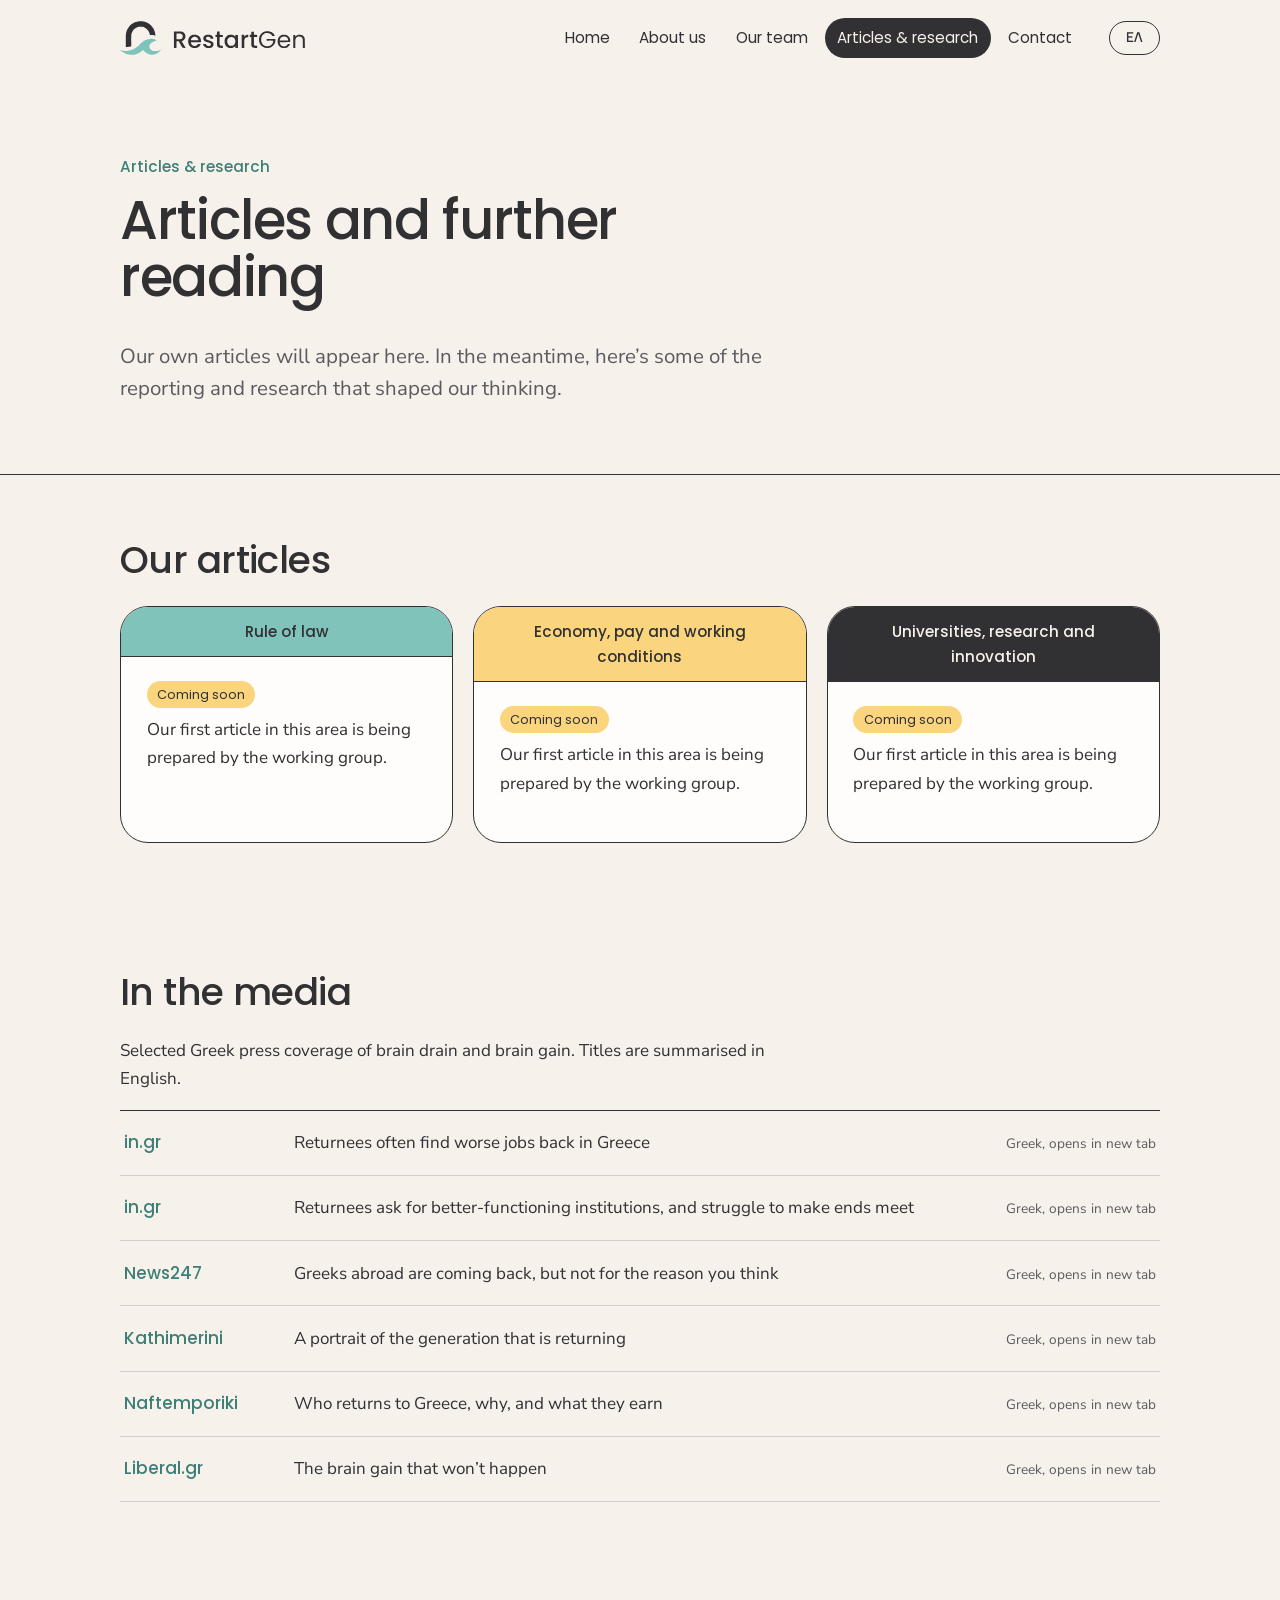
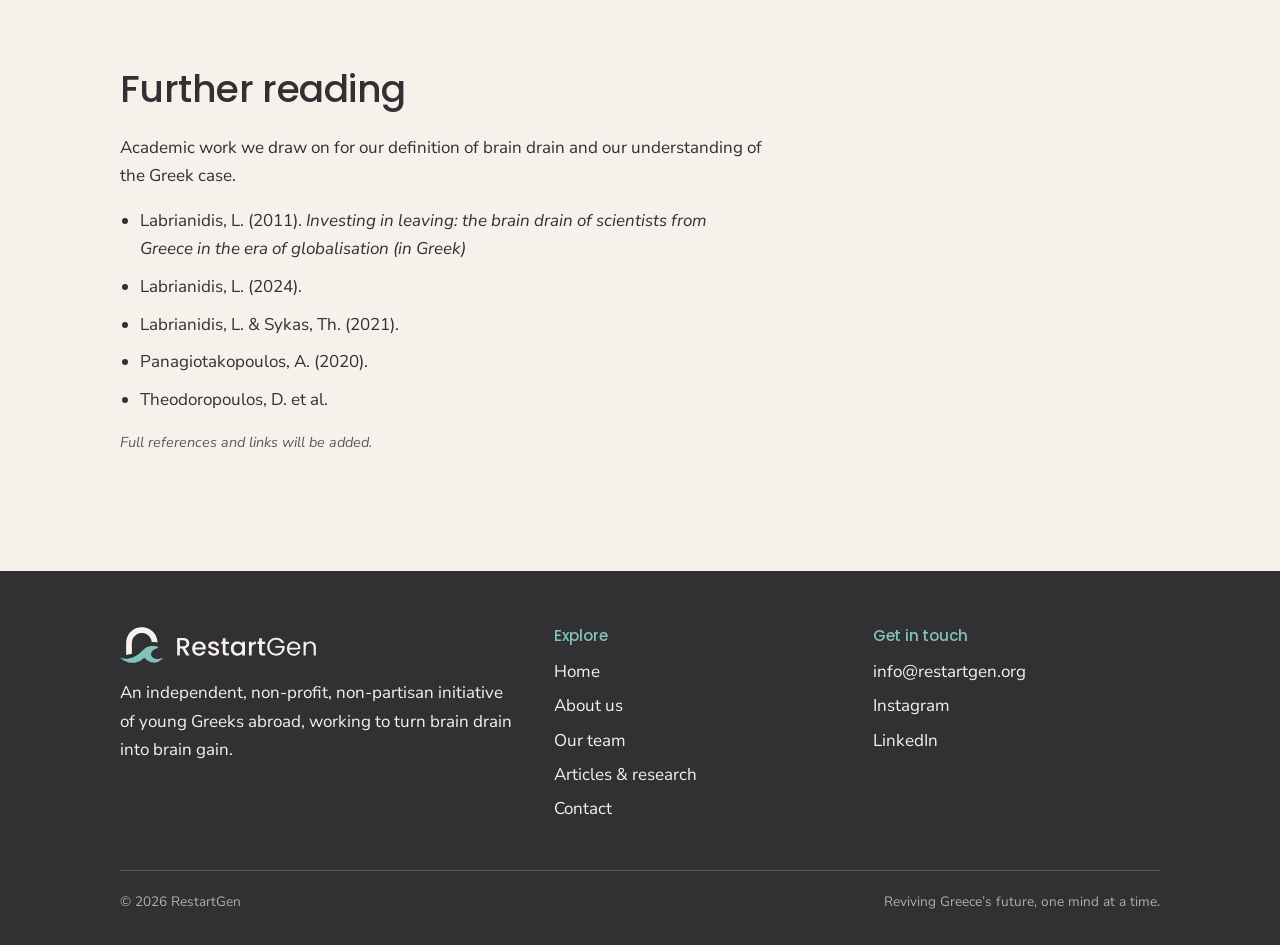
<file: articles.html>
<!DOCTYPE html>
<html lang="en" data-lang="en">
<head>
<meta charset="utf-8">
<meta name="viewport" content="width=device-width, initial-scale=1">
<title>Articles &amp; research | RestartGen</title>
<meta name="description" content="RestartGen: an independent, non-profit initiative of young Greeks abroad working to turn Greek brain drain into brain gain.">
<meta property="og:title" content="Articles &amp; research | RestartGen">
<meta property="og:description" content="RestartGen: an independent, non-profit initiative of young Greeks abroad working to turn Greek brain drain into brain gain.">
<meta name="theme-color" content="#f7f1ec">
<link rel="icon" href="assets/favicon.svg" type="image/svg+xml">
<link rel="preconnect" href="https://fonts.googleapis.com">
<link rel="preconnect" href="https://fonts.gstatic.com" crossorigin>
<link href="https://fonts.googleapis.com/css2?family=Manrope:wght@400;500;600;700&family=Nunito+Sans:opsz,wght@6..12,400;6..12,600;6..12,700&family=Poppins:wght@400;500;600&display=swap" rel="stylesheet">
<link rel="stylesheet" href="css/style.css">
<script>try{if(localStorage.getItem('rg-lang')==='el'){document.documentElement.setAttribute('data-lang','el');document.documentElement.lang='el'}}catch(e){}</script>
</head>
<body data-title-en="Articles &amp; research | RestartGen" data-title-el="Άρθρα &amp; έρευνα | RestartGen">
<a class="skip" href="#main"><span lang="en">Skip to content</span><span lang="el">Μετάβαση στο περιεχόμενο</span></a>
<header class="site-header">
  <nav class="wrap nav" aria-label="Main">
    <a class="brand" href="index.html"><img src="assets/logo.svg" alt="RestartGen home" width="140" height="34"></a>
    <button class="menu-btn" aria-expanded="false" aria-controls="nav-links" data-aria-en="Open menu" data-aria-el="Άνοιγμα μενού" aria-label="Open menu">
      <svg viewBox="0 0 24 24" fill="none" stroke="currentColor" stroke-width="1.8" stroke-linecap="round"><path d="M4 7h16M4 12h16M4 17h16"/></svg>
    </button>
    <ul class="nav-links" id="nav-links"><li><a href="index.html"><span lang="en">Home</span><span lang="el">Αρχική</span></a></li><li><a href="about.html"><span lang="en">About us</span><span lang="el">Σχετικά με εμάς</span></a></li><li><a href="team.html"><span lang="en">Our team</span><span lang="el">Η ομάδα μας</span></a></li><li><a href="articles.html" aria-current="page"><span lang="en">Articles &amp; research</span><span lang="el">Άρθρα &amp; έρευνα</span></a></li><li><a href="contact.html"><span lang="en">Contact</span><span lang="el">Επικοινωνία</span></a></li></ul>
    <button class="lang-toggle" type="button" data-aria-en="Αλλαγή γλώσσας σε ελληνικά" data-aria-el="Switch language to English" aria-label="Αλλαγή γλώσσας σε ελληνικά"><span lang="en">ΕΛ</span><span lang="el">EN</span></button>
  </nav>
</header>
<main id="main">

<section class="page-hero">
  <div class="wrap">
    <p lang="en" class="kicker">Articles &amp; research</p><p lang="el" class="kicker">Άρθρα &amp; έρευνα</p>
    <h1 lang="en">Articles and further reading</h1><h1 lang="el">Άρθρα και περαιτέρω υλικό</h1>
    <p lang="en" class="lead">Our own articles will appear here. In the meantime, here’s some of the reporting and research that shaped our thinking.</p><p lang="el" class="lead">Εδώ θα δημοσιεύονται τα άρθρα μας. Στο μεταξύ, ακολουθεί μέρος της αρθρογραφίας και της έρευνας που διαμόρφωσε τη σκέψη μας.</p>
  </div>
</section>
<section class="section-tight">
  <div class="wrap">
    <h2 lang="en">Our articles</h2><h2 lang="el">Τα άρθρα μας</h2>
    <!-- To publish an article: replace a "Coming soon" panel with the title, date, a short summary and a link to the article page. -->
    <div class="grid-3" style="margin-top:1.5rem">
      <div class="panel teal"><div class="panel-label"><span lang="en">Rule of law</span><span lang="el">Κράτος Δικαίου</span></div><div class="panel-body"><p class="card-meta"><span class="tag soon"><span lang="en">Coming soon</span><span lang="el">Σύντομα</span></span></p><p lang="en">Our first article in this area is being prepared by the working group.</p><p lang="el">Το πρώτο μας άρθρο σε αυτόν τον άξονα ετοιμάζεται από την ομάδα εργασίας.</p></div></div><div class="panel yellow"><div class="panel-label"><span lang="en">Economy, pay and working conditions</span><span lang="el">Οικονομία, μισθοί και εργασιακές συνθήκες</span></div><div class="panel-body"><p class="card-meta"><span class="tag soon"><span lang="en">Coming soon</span><span lang="el">Σύντομα</span></span></p><p lang="en">Our first article in this area is being prepared by the working group.</p><p lang="el">Το πρώτο μας άρθρο σε αυτόν τον άξονα ετοιμάζεται από την ομάδα εργασίας.</p></div></div><div class="panel dark"><div class="panel-label"><span lang="en">Universities, research and innovation</span><span lang="el">Πανεπιστήμια, έρευνα και καινοτομία</span></div><div class="panel-body"><p class="card-meta"><span class="tag soon"><span lang="en">Coming soon</span><span lang="el">Σύντομα</span></span></p><p lang="en">Our first article in this area is being prepared by the working group.</p><p lang="el">Το πρώτο μας άρθρο σε αυτόν τον άξονα ετοιμάζεται από την ομάδα εργασίας.</p></div></div>
    </div>
  </div>
</section>
<section class="section-tight">
  <div class="wrap">
    <h2 lang="en">In the media</h2><h2 lang="el">Στα ΜΜΕ</h2>
    <p lang="en">Selected Greek press coverage of brain drain and brain gain. Titles are summarised in English.</p><p lang="el">Επιλεγμένη αρθρογραφία του ελληνικού Τύπου για το brain drain και το brain gain.</p>
    <ul class="link-list"><li><a href="https://www.in.gr/2024/10/31/economy/brain-drain-xeiroteres-douleies-vriskoun-osoi-gyrizoun-piso-stin-ellada/" target="_blank" rel="noopener"><span class="src">in.gr</span><span><span lang="en">Returnees often find worse jobs back in Greece</span><span lang="el">Όσοι γυρίζουν πίσω βρίσκουν χειρότερες δουλειές</span></span><span class="ext"><span lang="en">Greek, opens in new tab</span><span lang="el">Νέα καρτέλα</span></span></a></li><li><a href="https://www.in.gr/2024/10/29/economy/oikonomikes-eidiseis/brain-gain-kalyteri-leitourgia-ton-thesmon-zitoun-oi-epanapatristhentes-dyskola-ta-vgazoun-pera-stin-ellada/" target="_blank" rel="noopener"><span class="src">in.gr</span><span><span lang="en">Returnees ask for better-functioning institutions, and struggle to make ends meet</span><span lang="el">Οι επαναπατρισθέντες ζητούν καλύτερη λειτουργία των θεσμών και δυσκολεύονται να τα βγάλουν πέρα</span></span><span class="ext"><span lang="en">Greek, opens in new tab</span><span lang="el">Νέα καρτέλα</span></span></a></li><li><a href="https://www.news247.gr/magazine/reportage/brain-gain-oi-ellines-tou-exoterikou-girizoun-alla-oxi-gi-afto-pou-nomizeis/" target="_blank" rel="noopener"><span class="src">News247</span><span><span lang="en">Greeks abroad are coming back, but not for the reason you think</span><span lang="el">Οι Έλληνες του εξωτερικού γυρίζουν, αλλά όχι γι’ αυτό που νομίζεις</span></span><span class="ext"><span lang="en">Greek, opens in new tab</span><span lang="el">Νέα καρτέλα</span></span></a></li><li><a href="https://www.kathimerini.gr/society/563291455/brain-gain-i-aktinografia-tis-genias-poy-epistrefei/" target="_blank" rel="noopener"><span class="src">Kathimerini</span><span><span lang="en">A portrait of the generation that is returning</span><span lang="el">Η ακτινογραφία της γενιάς που επιστρέφει</span></span><span class="ext"><span lang="en">Greek, opens in new tab</span><span lang="el">Νέα καρτέλα</span></span></a></li><li><a href="https://www.naftemporiki.gr/finance/economy/1810088/brain-drain-poioi-kai-giati-epistrefoyn-stin-ellada-poios-o-mesos-misthos-toys/" target="_blank" rel="noopener"><span class="src">Naftemporiki</span><span><span lang="en">Who returns to Greece, why, and what they earn</span><span lang="el">Ποιοι και γιατί επιστρέφουν στην Ελλάδα και ποιος ο μέσος μισθός τους</span></span><span class="ext"><span lang="en">Greek, opens in new tab</span><span lang="el">Νέα καρτέλα</span></span></a></li><li><a href="https://www.liberal.gr/oikonomia/brain-gain-poy-den-tha-symbei" target="_blank" rel="noopener"><span class="src">Liberal.gr</span><span><span lang="en">The brain gain that won’t happen</span><span lang="el">Το brain gain που δεν θα συμβεί</span></span><span class="ext"><span lang="en">Greek, opens in new tab</span><span lang="el">Νέα καρτέλα</span></span></a></li></ul>
  </div>
</section>
<section class="section">
  <div class="wrap">
    <h2 lang="en">Further reading</h2><h2 lang="el">Βιβλιογραφία</h2>
    <p lang="en">Academic work we draw on for our definition of brain drain and our understanding of the Greek case.</p><p lang="el">Ακαδημαϊκή βιβλιογραφία στην οποία βασίζεται ο ορισμός του brain drain και η κατανόηση της ελληνικής περίπτωσης.</p>
    <ul class="refs">
      <li>Labrianidis, L. (2011). <span lang="en"><em>Investing in leaving: the brain drain of scientists from Greece in the era of globalisation (in Greek)</em></span><span lang="el"><em>Επενδύοντας στη φυγή: η διαρροή επιστημόνων από την Ελλάδα την εποχή της παγκοσμιοποίησης</em></span></li>
      <li>Labrianidis, L. (2024).</li>
      <li><span lang="en">Labrianidis, L. &amp; Sykas, Th. (2021).</span><span lang="el">Λαμπριανίδης, Λ. &amp; Σύκας, Θ. (2021).</span></li>
      <li>Panagiotakopoulos, A. (2020).</li>
      <li>Theodoropoulos, D. et al.</li>
    </ul>
    <p lang="en" class="placeholder-note">Full references and links will be added.</p><p lang="el" class="placeholder-note">Οι πλήρεις παραπομπές και σύνδεσμοι θα προστεθούν.</p>
  </div>
</section>

</main>
<footer class="site-footer">
  <div class="wrap">
    <div class="footer-grid">
      <div>
        <img src="assets/logo-cream.svg" alt="RestartGen" width="150" height="36">
        <p lang="en">An independent, non-profit, non-partisan initiative of young Greeks abroad, working to turn brain drain into brain gain.</p><p lang="el">Μια ανεξάρτητη, μη κερδοσκοπική, μη κομματική πρωτοβουλία νέων Ελλήνων του εξωτερικού για τη μεταστροφή του brain drain σε brain gain.</p>
      </div>
      <div>
        <h4><span lang="en">Explore</span><span lang="el">Πλοήγηση</span></h4>
        <ul><li><a href="index.html"><span lang="en">Home</span><span lang="el">Αρχική</span></a></li><li><a href="about.html"><span lang="en">About us</span><span lang="el">Σχετικά με εμάς</span></a></li><li><a href="team.html"><span lang="en">Our team</span><span lang="el">Η ομάδα μας</span></a></li><li><a href="articles.html"><span lang="en">Articles &amp; research</span><span lang="el">Άρθρα &amp; έρευνα</span></a></li><li><a href="contact.html"><span lang="en">Contact</span><span lang="el">Επικοινωνία</span></a></li></ul>
      </div>
      <div>
        <h4><span lang="en">Get in touch</span><span lang="el">Επικοινωνία</span></h4>
        <ul>
          <li><a href="mailto:info@restartgen.org">info@restartgen.org</a></li>
          <li><a href="https://www.instagram.com/restartgen/" target="_blank" rel="noopener">Instagram</a></li>
          <li><a href="https://www.linkedin.com/company/restartgen/" target="_blank" rel="noopener">LinkedIn</a></li>
        </ul>
      </div>
    </div>
    <div class="footer-small">
      <span>© <span data-year>2026</span> RestartGen</span>
      <span><span lang="en">Reviving Greece’s future, one mind at a time.</span><span lang="el">Αναζωογονώντας το μέλλον της Ελλάδας, ένα μυαλό τη φορά.</span></span>
    </div>
  </div>
</footer>
<script src="js/main.js"></script>
</body>
</html>
</file>
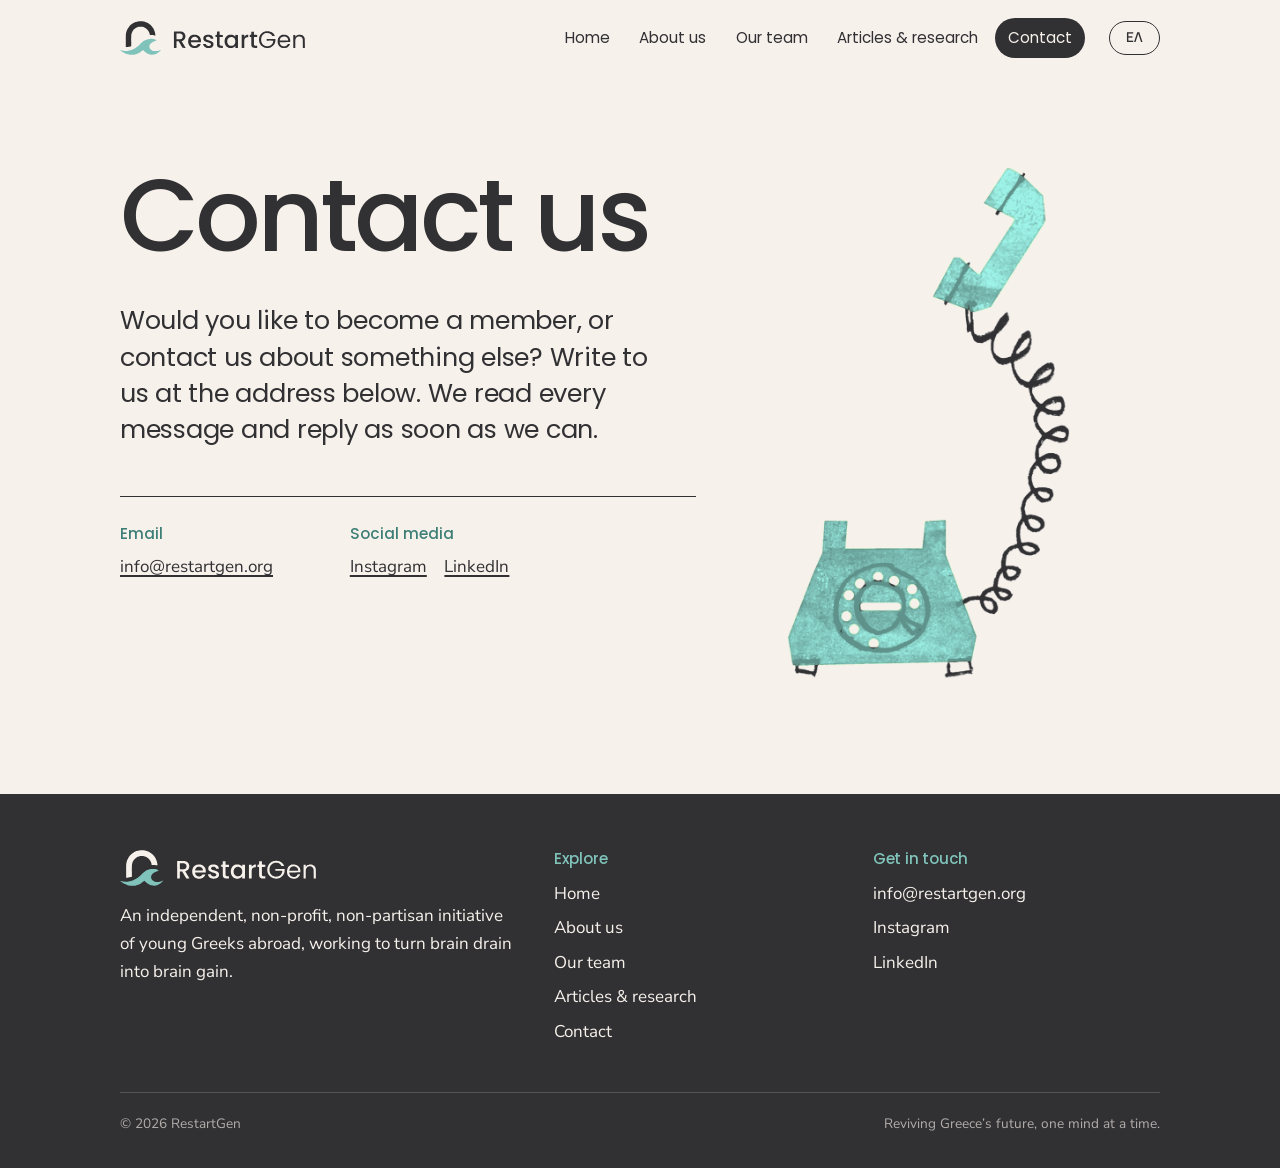
<file: contact.html>
<!DOCTYPE html>
<html lang="en" data-lang="en">
<head>
<meta charset="utf-8">
<meta name="viewport" content="width=device-width, initial-scale=1">
<title>Contact | RestartGen</title>
<meta name="description" content="RestartGen: an independent, non-profit initiative of young Greeks abroad working to turn Greek brain drain into brain gain.">
<meta property="og:title" content="Contact | RestartGen">
<meta property="og:description" content="RestartGen: an independent, non-profit initiative of young Greeks abroad working to turn Greek brain drain into brain gain.">
<meta name="theme-color" content="#f7f1ec">
<link rel="icon" href="assets/favicon.svg" type="image/svg+xml">
<link rel="preconnect" href="https://fonts.googleapis.com">
<link rel="preconnect" href="https://fonts.gstatic.com" crossorigin>
<link href="https://fonts.googleapis.com/css2?family=Manrope:wght@400;500;600;700&family=Nunito+Sans:opsz,wght@6..12,400;6..12,600;6..12,700&family=Poppins:wght@400;500;600&display=swap" rel="stylesheet">
<link rel="stylesheet" href="css/style.css">
<script>try{if(localStorage.getItem('rg-lang')==='el'){document.documentElement.setAttribute('data-lang','el');document.documentElement.lang='el'}}catch(e){}</script>
</head>
<body data-title-en="Contact | RestartGen" data-title-el="Επικοινωνία | RestartGen">
<a class="skip" href="#main"><span lang="en">Skip to content</span><span lang="el">Μετάβαση στο περιεχόμενο</span></a>
<header class="site-header">
  <nav class="wrap nav" aria-label="Main">
    <a class="brand" href="index.html"><img src="assets/logo.svg" alt="RestartGen home" width="140" height="34"></a>
    <button class="menu-btn" aria-expanded="false" aria-controls="nav-links" data-aria-en="Open menu" data-aria-el="Άνοιγμα μενού" aria-label="Open menu">
      <svg viewBox="0 0 24 24" fill="none" stroke="currentColor" stroke-width="1.8" stroke-linecap="round"><path d="M4 7h16M4 12h16M4 17h16"/></svg>
    </button>
    <ul class="nav-links" id="nav-links"><li><a href="index.html"><span lang="en">Home</span><span lang="el">Αρχική</span></a></li><li><a href="about.html"><span lang="en">About us</span><span lang="el">Σχετικά με εμάς</span></a></li><li><a href="team.html"><span lang="en">Our team</span><span lang="el">Η ομάδα μας</span></a></li><li><a href="articles.html"><span lang="en">Articles &amp; research</span><span lang="el">Άρθρα &amp; έρευνα</span></a></li><li><a href="contact.html" aria-current="page"><span lang="en">Contact</span><span lang="el">Επικοινωνία</span></a></li></ul>
    <button class="lang-toggle" type="button" data-aria-en="Αλλαγή γλώσσας σε ελληνικά" data-aria-el="Switch language to English" aria-label="Αλλαγή γλώσσας σε ελληνικά"><span lang="en">ΕΛ</span><span lang="el">EN</span></button>
  </nav>
</header>
<main id="main">

<section class="contact-page">
  <div class="wrap contact-split">
    <div class="contact-text">
      <h1 lang="en" class="contact-title">Contact us</h1><h1 lang="el" class="contact-title">Επικοινωνία</h1>
      <p lang="en" class="contact-intro">Would you like to become a member, or contact us about something else? Write to us at the address below. We read every message and reply as soon as we can.</p><p lang="el" class="contact-intro">Θέλετε να γίνετε μέλος ή να επικοινωνήσετε μαζί μας για κάτι άλλο; Γράψτε μας στη διεύθυνση που ακολουθεί. Διαβάζουμε κάθε μήνυμα και απαντάμε το συντομότερο δυνατό.</p>
      <dl class="contact-details">
        <div><dt>Email</dt><dd><a href="mailto:info@restartgen.org">info@restartgen.org</a></dd></div>
        <div><dt><span lang="en">Social media</span><span lang="el">Μέσα κοινωνικής δικτύωσης</span></dt><dd>
          <a href="https://www.instagram.com/restartgen/" target="_blank" rel="noopener">Instagram</a>
          <a href="https://www.linkedin.com/company/restartgen/" target="_blank" rel="noopener">LinkedIn</a></dd></div>
      </dl>
    </div>
    <div class="contact-illus" aria-hidden="true"><img src="assets/contact-phone.png" alt="" width="642" height="1163"></div>
  </div>
</section>

</main>
<footer class="site-footer">
  <div class="wrap">
    <div class="footer-grid">
      <div>
        <img src="assets/logo-cream.svg" alt="RestartGen" width="150" height="36">
        <p lang="en">An independent, non-profit, non-partisan initiative of young Greeks abroad, working to turn brain drain into brain gain.</p><p lang="el">Μια ανεξάρτητη, μη κερδοσκοπική, μη κομματική πρωτοβουλία νέων Ελλήνων του εξωτερικού για τη μεταστροφή του brain drain σε brain gain.</p>
      </div>
      <div>
        <h4><span lang="en">Explore</span><span lang="el">Πλοήγηση</span></h4>
        <ul><li><a href="index.html"><span lang="en">Home</span><span lang="el">Αρχική</span></a></li><li><a href="about.html"><span lang="en">About us</span><span lang="el">Σχετικά με εμάς</span></a></li><li><a href="team.html"><span lang="en">Our team</span><span lang="el">Η ομάδα μας</span></a></li><li><a href="articles.html"><span lang="en">Articles &amp; research</span><span lang="el">Άρθρα &amp; έρευνα</span></a></li><li><a href="contact.html"><span lang="en">Contact</span><span lang="el">Επικοινωνία</span></a></li></ul>
      </div>
      <div>
        <h4><span lang="en">Get in touch</span><span lang="el">Επικοινωνία</span></h4>
        <ul>
          <li><a href="mailto:info@restartgen.org">info@restartgen.org</a></li>
          <li><a href="https://www.instagram.com/restartgen/" target="_blank" rel="noopener">Instagram</a></li>
          <li><a href="https://www.linkedin.com/company/restartgen/" target="_blank" rel="noopener">LinkedIn</a></li>
        </ul>
      </div>
    </div>
    <div class="footer-small">
      <span>© <span data-year>2026</span> RestartGen</span>
      <span><span lang="en">Reviving Greece’s future, one mind at a time.</span><span lang="el">Αναζωογονώντας το μέλλον της Ελλάδας, ένα μυαλό τη φορά.</span></span>
    </div>
  </div>
</footer>
<script src="js/main.js"></script>
</body>
</html>
</file>
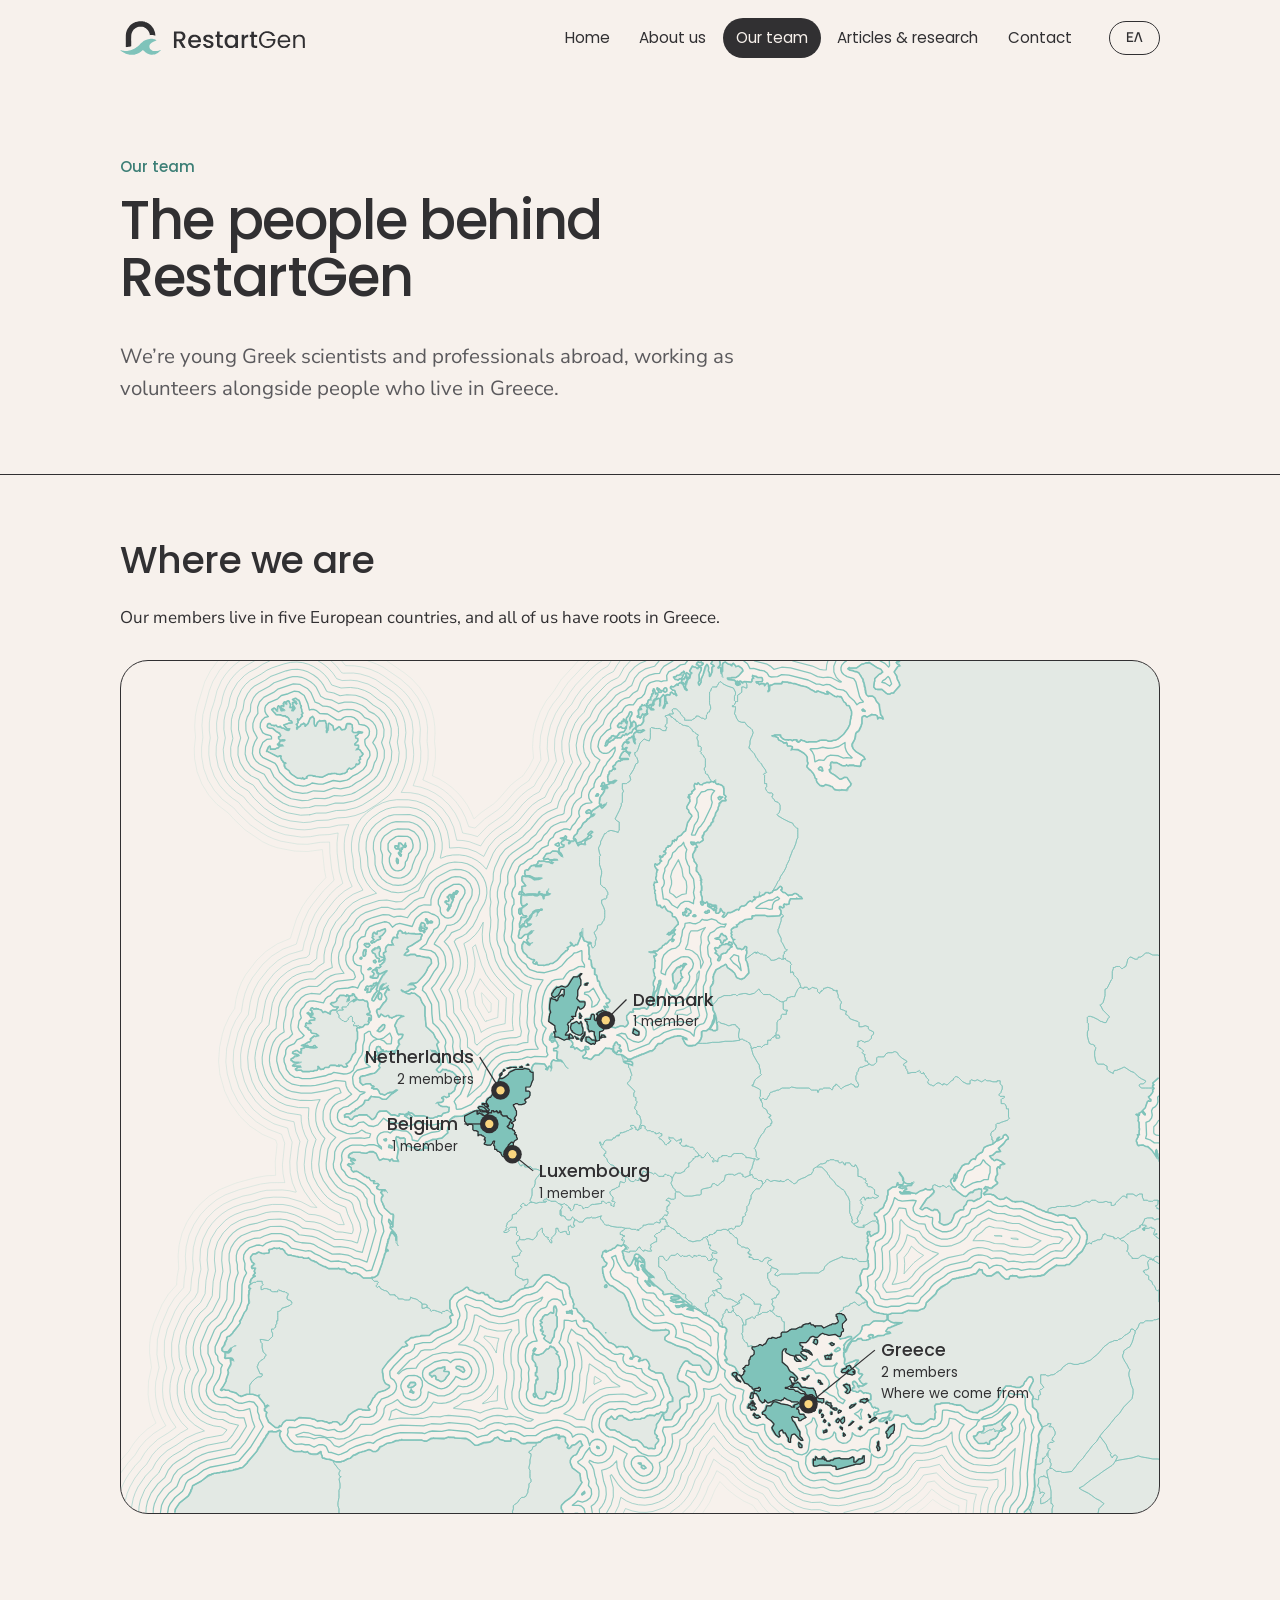
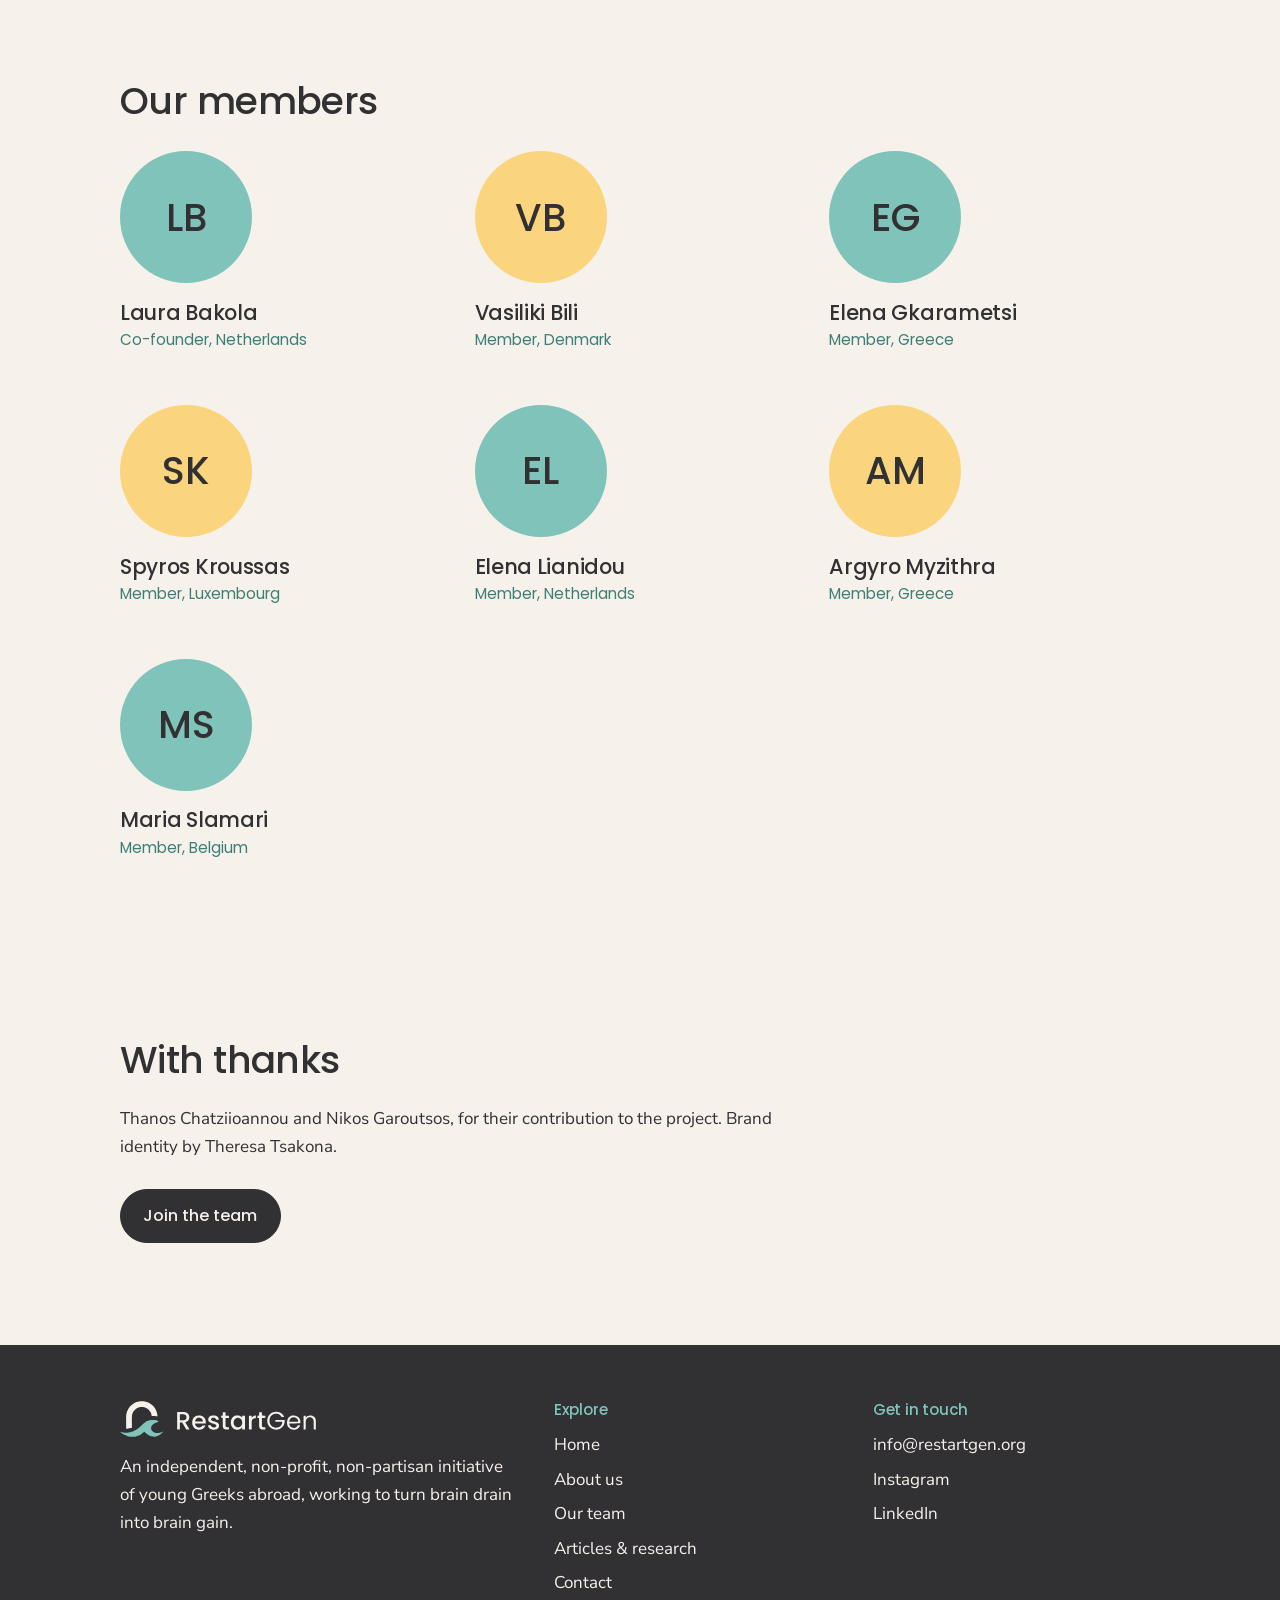
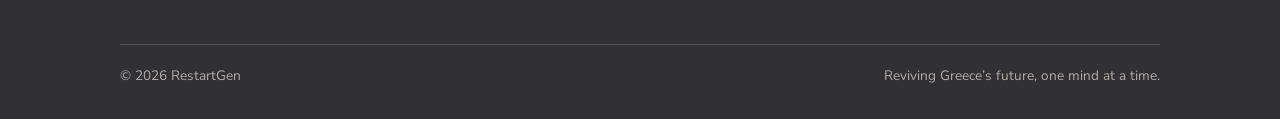
<file: team.html>
<!DOCTYPE html>
<html lang="en" data-lang="en">
<head>
<meta charset="utf-8">
<meta name="viewport" content="width=device-width, initial-scale=1">
<title>Our team | RestartGen</title>
<meta name="description" content="RestartGen: an independent, non-profit initiative of young Greeks abroad working to turn Greek brain drain into brain gain.">
<meta property="og:title" content="Our team | RestartGen">
<meta property="og:description" content="RestartGen: an independent, non-profit initiative of young Greeks abroad working to turn Greek brain drain into brain gain.">
<meta name="theme-color" content="#f7f1ec">
<link rel="icon" href="assets/favicon.svg" type="image/svg+xml">
<link rel="preconnect" href="https://fonts.googleapis.com">
<link rel="preconnect" href="https://fonts.gstatic.com" crossorigin>
<link href="https://fonts.googleapis.com/css2?family=Manrope:wght@400;500;600;700&family=Nunito+Sans:opsz,wght@6..12,400;6..12,600;6..12,700&family=Poppins:wght@400;500;600&display=swap" rel="stylesheet">
<link rel="stylesheet" href="css/style.css">
<script>try{if(localStorage.getItem('rg-lang')==='el'){document.documentElement.setAttribute('data-lang','el');document.documentElement.lang='el'}}catch(e){}</script>
</head>
<body data-title-en="Our team | RestartGen" data-title-el="Η ομάδα μας | RestartGen">
<a class="skip" href="#main"><span lang="en">Skip to content</span><span lang="el">Μετάβαση στο περιεχόμενο</span></a>
<header class="site-header">
  <nav class="wrap nav" aria-label="Main">
    <a class="brand" href="index.html"><img src="assets/logo.svg" alt="RestartGen home" width="140" height="34"></a>
    <button class="menu-btn" aria-expanded="false" aria-controls="nav-links" data-aria-en="Open menu" data-aria-el="Άνοιγμα μενού" aria-label="Open menu">
      <svg viewBox="0 0 24 24" fill="none" stroke="currentColor" stroke-width="1.8" stroke-linecap="round"><path d="M4 7h16M4 12h16M4 17h16"/></svg>
    </button>
    <ul class="nav-links" id="nav-links"><li><a href="index.html"><span lang="en">Home</span><span lang="el">Αρχική</span></a></li><li><a href="about.html"><span lang="en">About us</span><span lang="el">Σχετικά με εμάς</span></a></li><li><a href="team.html" aria-current="page"><span lang="en">Our team</span><span lang="el">Η ομάδα μας</span></a></li><li><a href="articles.html"><span lang="en">Articles &amp; research</span><span lang="el">Άρθρα &amp; έρευνα</span></a></li><li><a href="contact.html"><span lang="en">Contact</span><span lang="el">Επικοινωνία</span></a></li></ul>
    <button class="lang-toggle" type="button" data-aria-en="Αλλαγή γλώσσας σε ελληνικά" data-aria-el="Switch language to English" aria-label="Αλλαγή γλώσσας σε ελληνικά"><span lang="en">ΕΛ</span><span lang="el">EN</span></button>
  </nav>
</header>
<main id="main">

<section class="page-hero">
  <div class="wrap">
    <p lang="en" class="kicker">Our team</p><p lang="el" class="kicker">Η ομάδα μας</p>
    <h1 lang="en">The people behind RestartGen</h1><h1 lang="el">Οι άνθρωποι πίσω από το RestartGen</h1>
    <p lang="en" class="lead">We’re young Greek scientists and professionals abroad, working as volunteers alongside people who live in Greece.</p><p lang="el" class="lead">Είμαστε νέοι Έλληνες επιστήμονες και επαγγελματίες του εξωτερικού που εργαζόμαστε εθελοντικά, μαζί με ανθρώπους που ζουν στην Ελλάδα.</p>
  </div>
</section>
<section class="section-tight">
  <div class="wrap">
    <h2 lang="en">Where we are</h2><h2 lang="el">Πού βρισκόμαστε</h2>
    <p lang="en">Our members live in five European countries, and all of us have roots in Greece.</p><p lang="el">Τα μέλη μας ζουν σε πέντε ευρωπαϊκές χώρες και όλοι έχουμε ρίζες στην Ελλάδα.</p>
    <figure class="team-map-wrap"><div class="team-map-inner">
      <img class="team-map-base" src="assets/team-map-base.svg" alt="Map of Europe. RestartGen members live in the Netherlands (2), Denmark (1), Belgium (1) and Luxembourg (1) and Greece (2), and all come from Greece." width="1000" height="820">
      <svg class="team-map-pins" viewBox="0 0 1000 820" xmlns="http://www.w3.org/2000/svg" aria-hidden="true"><g class="pin"><line x1="662.3" y1="715.9" x2="726.3" y2="663.9" stroke="#313032" stroke-width="1.2"/><circle cx="662.3" cy="715.9" r="9" fill="#313032"/><circle cx="662.3" cy="715.9" r="4" fill="#fad57e"/><text lang="en" x="732.3" y="669.9" text-anchor="start" class="map-label"><tspan class="map-country">Greece</tspan><tspan x="732.3" dy="20" class="map-count">2 members</tspan><tspan x="732.3" dy="20" class="map-count">Where we come from</tspan></text><text lang="el" x="732.3" y="669.9" text-anchor="start" class="map-label"><tspan class="map-country">Ελλάδα</tspan><tspan x="732.3" dy="20" class="map-count">2 μέλη</tspan><tspan x="732.3" dy="20" class="map-count">Από εκεί ξεκινάμε</tspan></text></g><g class="pin"><line x1="467.0" y1="346.1" x2="487.0" y2="326.1" stroke="#313032" stroke-width="1.2"/><circle cx="467.0" cy="346.1" r="9" fill="#313032"/><circle cx="467.0" cy="346.1" r="4" fill="#fad57e"/><text lang="en" x="493.0" y="332.1" text-anchor="start" class="map-label"><tspan class="map-country">Denmark</tspan><tspan x="493.0" dy="20" class="map-count">1 member</tspan></text><text lang="el" x="493.0" y="332.1" text-anchor="start" class="map-label"><tspan class="map-country">Δανία</tspan><tspan x="493.0" dy="20" class="map-count">1 μέλος</tspan></text></g><g class="pin"><line x1="365.6" y1="413.7" x2="345.6" y2="381.7" stroke="#313032" stroke-width="1.2"/><circle cx="365.6" cy="413.7" r="9" fill="#313032"/><circle cx="365.6" cy="413.7" r="4" fill="#fad57e"/><text lang="en" x="339.6" y="387.7" text-anchor="end" class="map-label"><tspan class="map-country">Netherlands</tspan><tspan x="339.6" dy="20" class="map-count">2 members</tspan></text><text lang="el" x="339.6" y="387.7" text-anchor="end" class="map-label"><tspan class="map-country">Ολλανδία</tspan><tspan x="339.6" dy="20" class="map-count">2 μέλη</tspan></text></g><g class="pin"><line x1="377.1" y1="475.2" x2="397.1" y2="491.2" stroke="#313032" stroke-width="1.2"/><circle cx="377.1" cy="475.2" r="9" fill="#313032"/><circle cx="377.1" cy="475.2" r="4" fill="#fad57e"/><text lang="en" x="403.1" y="497.2" text-anchor="start" class="map-label"><tspan class="map-country">Luxembourg</tspan><tspan x="403.1" dy="20" class="map-count">1 member</tspan></text><text lang="el" x="403.1" y="497.2" text-anchor="start" class="map-label"><tspan class="map-country">Λουξεμβούργο</tspan><tspan x="403.1" dy="20" class="map-count">1 μέλος</tspan></text></g><g class="pin"><line x1="354.8" y1="446.0" x2="330.8" y2="446.0" stroke="#313032" stroke-width="1.2"/><circle cx="354.8" cy="446.0" r="9" fill="#313032"/><circle cx="354.8" cy="446.0" r="4" fill="#fad57e"/><text lang="en" x="324.8" y="452.0" text-anchor="end" class="map-label"><tspan class="map-country">Belgium</tspan><tspan x="324.8" dy="20" class="map-count">1 member</tspan></text><text lang="el" x="324.8" y="452.0" text-anchor="end" class="map-label"><tspan class="map-country">Βέλγιο</tspan><tspan x="324.8" dy="20" class="map-count">1 μέλος</tspan></text></g></svg>
    </div></figure>
    <p lang="en" class="placeholder-note map-hint">Swipe the map to see all countries.</p><p lang="el" class="placeholder-note map-hint">Σύρετε τον χάρτη για να δείτε όλες τις χώρες.</p>
  </div>
</section>
<section class="section">
  <div class="wrap">
    <h2 lang="en">Our members</h2><h2 lang="el">Τα μέλη μας</h2>
    <div class="team-grid">
      <div class="person"><div class="avatar " aria-hidden="true">LB</div><h3 lang="en">Laura Bakola</h3><h3 lang="el">Λώρα Μπακόλα</h3><p lang="en" class="role">Co-founder, Netherlands</p><p lang="el" class="role">Συνιδρύτρια, Ολλανδία</p></div><div class="person"><div class="avatar yellow" aria-hidden="true">VB</div><h3 lang="en">Vasiliki Bili</h3><h3 lang="el">Βασιλική Μπίλη</h3><p lang="en" class="role">Member, Denmark</p><p lang="el" class="role">Μέλος, Δανία</p></div><div class="person"><div class="avatar " aria-hidden="true">EG</div><h3 lang="en">Elena Gkarametsi</h3><h3 lang="el">Έλενα Γκαραμέτση</h3><p lang="en" class="role">Member, Greece</p><p lang="el" class="role">Μέλος, Ελλάδα</p></div><div class="person"><div class="avatar yellow" aria-hidden="true">SK</div><h3 lang="en">Spyros Kroussas</h3><h3 lang="el">Σπύρος Κρούσσας</h3><p lang="en" class="role">Member, Luxembourg</p><p lang="el" class="role">Μέλος, Λουξεμβούργο</p></div><div class="person"><div class="avatar " aria-hidden="true">EL</div><h3 lang="en">Elena Lianidou</h3><h3 lang="el">Έλενα Λιανίδου</h3><p lang="en" class="role">Member, Netherlands</p><p lang="el" class="role">Μέλος, Ολλανδία</p></div><div class="person"><div class="avatar yellow" aria-hidden="true">AM</div><h3 lang="en">Argyro Myzithra</h3><h3 lang="el">Αργυρώ Μυζήθρα</h3><p lang="en" class="role">Member, Greece</p><p lang="el" class="role">Μέλος, Ελλάδα</p></div><div class="person"><div class="avatar " aria-hidden="true">MS</div><h3 lang="en">Maria Slamari</h3><h3 lang="el">Μαρία Σλαμάρη</h3><p lang="en" class="role">Member, Belgium</p><p lang="el" class="role">Μέλος, Βέλγιο</p></div>
    </div>
  </div>
</section>
<section class="section-tight" style="padding-bottom:clamp(3.5rem,8vw,6.5rem)">
  <div class="wrap">
    <h2 lang="en">With thanks</h2><h2 lang="el">Ευχαριστίες</h2>
    <p lang="en">Thanos Chatziioannou and Nikos Garoutsos, for their contribution to the project. Brand identity by Theresa Tsakona.</p><p lang="el">Στον Θάνο Χατζηιωάννου και τον Νίκο Γκαρούτσο για τη συμβολή τους. Εικαστική ταυτότητα: Θερέζα Τσακώνα.</p>
    <div class="btn-row"><a class="btn btn-primary" href="contact.html"><span lang="en">Join the team</span><span lang="el">Γίνετε μέλος της ομάδας</span></a></div>
  </div>
</section>

</main>
<footer class="site-footer">
  <div class="wrap">
    <div class="footer-grid">
      <div>
        <img src="assets/logo-cream.svg" alt="RestartGen" width="150" height="36">
        <p lang="en">An independent, non-profit, non-partisan initiative of young Greeks abroad, working to turn brain drain into brain gain.</p><p lang="el">Μια ανεξάρτητη, μη κερδοσκοπική, μη κομματική πρωτοβουλία νέων Ελλήνων του εξωτερικού για τη μεταστροφή του brain drain σε brain gain.</p>
      </div>
      <div>
        <h4><span lang="en">Explore</span><span lang="el">Πλοήγηση</span></h4>
        <ul><li><a href="index.html"><span lang="en">Home</span><span lang="el">Αρχική</span></a></li><li><a href="about.html"><span lang="en">About us</span><span lang="el">Σχετικά με εμάς</span></a></li><li><a href="team.html"><span lang="en">Our team</span><span lang="el">Η ομάδα μας</span></a></li><li><a href="articles.html"><span lang="en">Articles &amp; research</span><span lang="el">Άρθρα &amp; έρευνα</span></a></li><li><a href="contact.html"><span lang="en">Contact</span><span lang="el">Επικοινωνία</span></a></li></ul>
      </div>
      <div>
        <h4><span lang="en">Get in touch</span><span lang="el">Επικοινωνία</span></h4>
        <ul>
          <li><a href="mailto:info@restartgen.org">info@restartgen.org</a></li>
          <li><a href="https://www.instagram.com/restartgen/" target="_blank" rel="noopener">Instagram</a></li>
          <li><a href="https://www.linkedin.com/company/restartgen/" target="_blank" rel="noopener">LinkedIn</a></li>
        </ul>
      </div>
    </div>
    <div class="footer-small">
      <span>© <span data-year>2026</span> RestartGen</span>
      <span><span lang="en">Reviving Greece’s future, one mind at a time.</span><span lang="el">Αναζωογονώντας το μέλλον της Ελλάδας, ένα μυαλό τη φορά.</span></span>
    </div>
  </div>
</footer>
<script src="js/main.js"></script>
</body>
</html>
</file>
<file: css/style.css>
/* RestartGen — site styles
   Brand: Poppins (headings), Avenir Next (body). Greek text falls back to Manrope,
   because Poppins and Nunito Sans have no Greek glyphs. */
:root{
  --teal:#7fc3ba;      /* brand teal */
  --teal-deep:#3d7f76; /* darker teal for small text & links (readable on cream) */
  --yellow:#fad57e;    /* brand yellow */
  --ink:#313032;       /* brand charcoal */
  --cream:#f7f1ec;     /* brand cream */
  --paper:#fffdfb;     /* panel surface */
  --ink-soft:#5b5a5d;
  --line:#313032;
  --font-head:"Poppins","Manrope",system-ui,sans-serif;
  --font-body:"Avenir Next","Nunito Sans","Manrope",system-ui,sans-serif;
  --wrap:1120px;
  --r-lg:28px; --r-md:18px;
}
:lang(el){
  --font-head:"Manrope","Poppins",system-ui,sans-serif;
  --font-body:"Manrope","Nunito Sans",system-ui,sans-serif;
}
*,*::before,*::after{box-sizing:border-box}
html{scroll-behavior:smooth;-webkit-text-size-adjust:100%}
@media (prefers-reduced-motion:reduce){html{scroll-behavior:auto}*{animation:none!important;transition:none!important}}
body{margin:0;background:var(--cream);color:var(--ink);font-family:var(--font-body);font-size:1.0625rem;line-height:1.65}
img,svg{max-width:100%;display:block}
a{color:var(--teal-deep);text-underline-offset:.18em;text-decoration-thickness:1.5px}
a:hover{color:var(--ink)}
:focus-visible{outline:3px solid var(--teal-deep);outline-offset:3px;border-radius:6px}
h1,h2,h3,h4{font-family:var(--font-head);font-weight:500;line-height:1.15;letter-spacing:-.015em;margin:0 0 .6em}
h1{font-size:clamp(2.3rem,5.4vw,4.2rem);line-height:1.06;letter-spacing:-.025em}
h2{font-size:clamp(1.65rem,3vw,2.35rem)}
h3{font-size:1.3rem}
p{margin:0 0 1em;max-width:66ch}
ul{padding-left:1.2em;margin:0 0 1em}
li{margin-bottom:.35em;max-width:62ch}

/* language switching: only the active language is shown */
html[data-lang="en"] [lang="el"]:not(html),
html[data-lang="el"] [lang="en"]:not(html){display:none!important}

.wrap{max-width:var(--wrap);margin:0 auto;padding:0 clamp(1.25rem,4vw,2.5rem)}
.skip{position:absolute;left:-999px;top:0;background:var(--ink);color:var(--cream);padding:.6rem 1rem;z-index:100}
.skip:focus{left:1rem;top:1rem}

/* header */
.site-header{position:sticky;top:0;z-index:50;background:rgba(247,241,236,.94);backdrop-filter:blur(8px);border-bottom:1.5px solid transparent;transition:border-color .2s}
.site-header.scrolled{border-bottom-color:rgba(49,48,50,.12)}
.nav{display:flex;align-items:center;gap:1.5rem;height:76px}
.brand img{height:34px;width:auto}
.nav-links{display:flex;gap:.25rem;margin-left:auto;list-style:none;padding:0;margin-bottom:0}
.nav-links li{margin:0}
.nav-links a{display:block;padding:.45rem .8rem;border-radius:999px;color:var(--ink);text-decoration:none;font-family:var(--font-head);font-size:.95rem}
.nav-links a:hover{background:rgba(127,195,186,.25)}
.nav-links a[aria-current="page"]{background:var(--ink);color:var(--cream)}
.lang-toggle{font-family:var(--font-head);font-size:.85rem;font-weight:600;border:1.5px solid var(--ink);background:transparent;color:var(--ink);border-radius:999px;padding:.35rem .8rem;cursor:pointer;min-width:3.2rem}
.lang-toggle:hover{background:var(--yellow)}
.menu-btn{display:none;background:none;border:0;padding:.5rem;cursor:pointer;color:var(--ink)}
.menu-btn svg{width:28px;height:28px}
@media (max-width:900px){
  .menu-btn{display:block;margin-left:auto}
  .lang-toggle{order:3}
  .nav-links{position:absolute;top:76px;left:0;right:0;flex-direction:column;background:var(--cream);padding:.75rem clamp(1.25rem,4vw,2.5rem) 1.5rem;border-bottom:1.5px solid rgba(49,48,50,.15);display:none;margin:0}
  .nav-links.open{display:flex}
  .nav-links a{padding:.75rem 1rem;font-size:1.05rem}
}

/* buttons */
.btn{display:inline-flex;align-items:center;gap:.5rem;font-family:var(--font-head);font-weight:500;font-size:1rem;padding:.8rem 1.4rem;border-radius:999px;text-decoration:none;border:1.5px solid var(--ink);cursor:pointer;transition:background .15s,color .15s}
.btn-primary{background:var(--ink);color:var(--cream)}
.btn-primary:hover{background:var(--teal-deep);border-color:var(--teal-deep);color:#fff}
.btn-ghost{background:transparent;color:var(--ink)}
.btn-ghost:hover{background:var(--yellow);color:var(--ink)}
.btn-row{display:flex;flex-wrap:wrap;gap:.75rem;margin-top:1.75rem}

/* sections */
.section{padding:clamp(3.5rem,8vw,6.5rem) 0}
.section-tight{padding:clamp(2.5rem,5vw,4rem) 0}
.lead{font-size:clamp(1.1rem,1.6vw,1.3rem);line-height:1.6;color:var(--ink-soft);max-width:58ch}
.kicker{font-family:var(--font-head);font-size:.95rem;color:var(--teal-deep);margin-bottom:.8rem;font-weight:500}

/* home hero: the brand mark is the hero */
.hero{position:relative;overflow:hidden;padding:clamp(3rem,7vw,6rem) 0 clamp(3.5rem,8vw,7rem)}
.hero-grid{display:grid;grid-template-columns:minmax(0,1.25fr) minmax(0,1fr);gap:clamp(1.5rem,4vw,4rem);align-items:center}
.hero h1{max-width:13ch}
.hero-mark{width:min(100%,460px);height:auto;justify-self:end;animation:rise 1.1s cubic-bezier(.2,.7,.2,1) both}
@keyframes rise{from{opacity:0;transform:translateY(28px)}to{opacity:1;transform:none}}
@media (max-width:820px){.hero-grid{grid-template-columns:1fr}.hero-mark{width:140px;justify-self:start;order:-1}}

/* page hero (inner pages) */
.page-hero{padding:clamp(3rem,6vw,5rem) 0 clamp(2rem,4vw,3rem);border-bottom:1.5px solid var(--line)}
.page-hero h1{font-size:clamp(2.1rem,4.5vw,3.4rem);max-width:18ch}

/* panels: the labelled box from the brand guidelines */
.panel{background:var(--paper);border:1.5px solid var(--line);border-radius:var(--r-lg);overflow:hidden;display:flex;flex-direction:column}
.panel-label{font-family:var(--font-head);font-size:.95rem;font-weight:500;padding:.75rem 1.5rem;border-bottom:1.5px solid var(--line);text-align:center}
.panel-body{padding:1.5rem 1.6rem 1.7rem;flex:1}
.panel-body p:last-child,.panel-body ul:last-child{margin-bottom:0}
.panel.teal .panel-label{background:var(--teal)}
.panel.yellow .panel-label{background:var(--yellow)}
.panel.dark .panel-label{background:var(--ink);color:var(--cream)}
a.panel{color:inherit;text-decoration:none;transition:transform .15s}
a.panel:hover{transform:translateY(-3px)}
a.panel:hover .panel-label{background:var(--yellow)}
.grid-3{display:grid;grid-template-columns:repeat(3,minmax(0,1fr));gap:1.25rem}
.grid-2{display:grid;grid-template-columns:repeat(2,minmax(0,1fr));gap:1.25rem}
@media (max-width:900px){.grid-3{grid-template-columns:1fr}}
@media (max-width:700px){.grid-2{grid-template-columns:1fr}}
.section-head{display:flex;justify-content:space-between;align-items:end;gap:2rem;flex-wrap:wrap;margin-bottom:2rem}
.section-head h2{margin:0;max-width:22ch}

/* "what we do" – plain columns divided by rules, not cards */
.pillars{display:grid;grid-template-columns:repeat(3,1fr);border-top:1.5px solid var(--line)}
.pillars > div{padding:1.6rem 1.6rem 0 0}
.pillars > div + div{padding-left:1.6rem;border-left:1.5px solid rgba(49,48,50,.2)}
@media (max-width:820px){.pillars{grid-template-columns:1fr}.pillars>div+div{padding-left:0;border-left:0;border-top:1.5px solid rgba(49,48,50,.2)}.pillars>div{padding:1.4rem 0}}

/* dark band with the yellow wave asset */
.band{background:var(--ink);color:var(--cream);position:relative;overflow:hidden}
.band a{color:var(--yellow)}
.band .lead{color:rgba(247,241,236,.8)}
.band-grid{display:grid;grid-template-columns:auto 1fr;gap:clamp(1.5rem,5vw,4rem);align-items:center}
.band-wave{width:clamp(120px,18vw,220px)}
.band h2{max-width:24ch}
.band .btn-ghost{border-color:var(--cream);color:var(--cream)}
.band .btn-ghost:hover{background:var(--yellow);color:var(--ink);border-color:var(--yellow)}
@media (max-width:700px){.band-grid{grid-template-columns:1fr}}

/* about page */
.doc{display:grid;grid-template-columns:220px minmax(0,1fr);gap:clamp(2rem,5vw,4.5rem);align-items:start}
.toc{position:sticky;top:100px;font-family:var(--font-head);font-size:.92rem}
.toc ol{list-style:none;padding:0;margin:0;border-left:1.5px solid rgba(49,48,50,.2)}
.toc li{margin:0}
.toc a{display:block;padding:.35rem 0 .35rem 1rem;color:var(--ink-soft);text-decoration:none;margin-left:-1.5px;border-left:1.5px solid transparent}
.toc a:hover,.toc a.active{color:var(--ink);border-left-color:var(--teal-deep)}
.doc section{padding-bottom:3rem;margin-bottom:3rem;border-bottom:1.5px solid rgba(49,48,50,.15);scroll-margin-top:100px}
.doc section:last-child{border-bottom:0}
.quote{font-family:var(--font-head);font-size:clamp(1.3rem,2.4vw,1.75rem);line-height:1.35;border-left:4px solid var(--yellow);padding-left:1.25rem;margin:1.5rem 0;max-width:34ch}
.signoff{font-family:var(--font-head);color:var(--ink-soft)}
@media (max-width:900px){.doc{grid-template-columns:1fr}.toc{position:static}.toc ol{display:flex;flex-wrap:wrap;gap:.25rem .5rem;border:0}.toc a{border:1.5px solid rgba(49,48,50,.25);border-radius:999px;padding:.3rem .8rem;margin:0}}
.def-list{display:grid;grid-template-columns:repeat(2,minmax(0,1fr));gap:1rem;margin-top:1.5rem}
@media (max-width:700px){.def-list{grid-template-columns:1fr}}
.def{background:var(--paper);border:1.5px solid var(--line);border-radius:var(--r-md);padding:1.2rem 1.3rem}
.def strong{display:block;font-family:var(--font-head);font-weight:500;margin-bottom:.3rem}
.means{display:grid;grid-template-columns:repeat(2,minmax(0,1fr));gap:.5rem 2rem;list-style:none;padding:0}
.means li{padding:.6rem 0 .6rem 1.6rem;border-bottom:1px solid rgba(49,48,50,.15);position:relative;margin:0}
.means li::before{content:"";position:absolute;left:0;top:1.05rem;width:.7rem;height:.7rem;border-radius:50%;background:var(--teal)}
@media (max-width:700px){.means{grid-template-columns:1fr}}

/* team */
.person{text-align:left}
.avatar{aspect-ratio:1;border-radius:50%;background:var(--teal);display:grid;place-items:center;width:132px;margin-bottom:1.1rem;font-family:var(--font-head);font-size:2.4rem;font-weight:500;color:var(--ink);overflow:hidden;position:relative}
.avatar img{width:100%;height:100%;object-fit:cover}
.avatar.yellow{background:var(--yellow)}
.avatar.empty{background:transparent;border:1.5px dashed rgba(49,48,50,.45);color:var(--ink-soft);font-size:1.6rem}
.person h3{margin-bottom:.15rem}
.role{color:var(--teal-deep);font-family:var(--font-head);font-size:.95rem;margin-bottom:.8rem}
.placeholder-note{font-size:.9rem;color:var(--ink-soft);font-style:italic}

/* articles */
.card-meta{font-size:.88rem;color:var(--ink-soft);margin-bottom:.5rem}
.tag{display:inline-block;font-family:var(--font-head);font-size:.8rem;padding:.2rem .65rem;border-radius:999px;background:rgba(127,195,186,.35);color:var(--ink);margin-right:.35rem}
.tag.soon{background:var(--yellow)}
.link-list{list-style:none;padding:0;margin:0;border-top:1.5px solid var(--line)}
.link-list li{margin:0;max-width:none;border-bottom:1px solid rgba(49,48,50,.18)}
.link-list a{display:grid;grid-template-columns:150px minmax(0,1fr) auto;gap:1.25rem;align-items:baseline;padding:1.1rem .25rem;color:var(--ink);text-decoration:none}
.link-list a:hover{background:var(--paper)}
.link-list .src{font-family:var(--font-head);font-weight:500;color:var(--teal-deep)}
.link-list .ext{font-size:.85rem;color:var(--ink-soft)}
@media (max-width:700px){.link-list a{grid-template-columns:1fr;gap:.2rem}}
.refs li{margin-bottom:.6rem}

/* contact */
.contact-grid{display:grid;grid-template-columns:minmax(0,1.4fr) minmax(0,1fr);gap:clamp(1.5rem,4vw,3.5rem);align-items:start}
@media (max-width:860px){.contact-grid{grid-template-columns:1fr}}
.form{display:grid;gap:1.1rem}
.field label{display:block;font-family:var(--font-head);font-size:.95rem;font-weight:500;margin-bottom:.35rem}
.field input,.field select,.field textarea{width:100%;font:inherit;color:var(--ink);background:#fff;border:1.5px solid var(--line);border-radius:14px;padding:.75rem .9rem}
.field textarea{min-height:170px;resize:vertical}
.field input:focus,.field select:focus,.field textarea:focus{outline:3px solid var(--teal);outline-offset:1px}
.row-2{display:grid;grid-template-columns:1fr 1fr;gap:1.1rem}
@media (max-width:560px){.row-2{grid-template-columns:1fr}}
.check{display:flex;gap:.6rem;align-items:flex-start;font-size:.95rem}
.check input{margin-top:.35rem;width:1.1rem;height:1.1rem;accent-color:var(--teal-deep)}
.hidden{display:none}
.side-list{list-style:none;padding:0;margin:0}
.side-list li{padding:.55rem 0;border-bottom:1px solid rgba(49,48,50,.15);margin:0}

/* footer */
.site-footer{background:var(--ink);color:var(--cream);padding:3.5rem 0 2rem;margin-top:0}
.site-footer a{color:var(--cream);text-decoration:none}
.site-footer a:hover{color:var(--yellow)}
.footer-grid{display:grid;grid-template-columns:1.4fr 1fr 1fr;gap:2rem}
.footer-grid img{height:36px;width:auto;margin-bottom:1rem}
.footer-grid h4{font-size:.95rem;color:var(--teal);margin-bottom:.8rem}
.footer-grid ul{list-style:none;padding:0;margin:0}
.footer-grid li{margin-bottom:.4rem}
.footer-small{margin-top:2.5rem;padding-top:1.25rem;border-top:1px solid rgba(247,241,236,.18);font-size:.85rem;color:rgba(247,241,236,.65);display:flex;justify-content:space-between;flex-wrap:wrap;gap:1rem}
@media (max-width:760px){.footer-grid{grid-template-columns:1fr}}

/* contact page: text on the left, the tall phone on the right */
.contact-page{padding:clamp(3rem,7vw,6rem) 0 clamp(4rem,9vw,7.5rem)}
.contact-split{display:grid;grid-template-columns:minmax(0,1.45fr) minmax(0,1fr);gap:clamp(2rem,5vw,4rem);align-items:start}
.contact-title{font-size:clamp(3rem,8vw,6.4rem);white-space:nowrap;line-height:.95;letter-spacing:-.04em;margin:0 0 clamp(1.5rem,3vw,2.5rem);max-width:none}
:lang(el) .contact-title{letter-spacing:-.025em;font-size:clamp(2.4rem,6.4vw,5.2rem)}
.contact-intro{font-family:var(--font-head);font-size:clamp(1.25rem,2vw,1.6rem);line-height:1.42;letter-spacing:-.01em;max-width:32ch;margin-bottom:clamp(2rem,4vw,3rem)}
.contact-details{margin:0;display:grid;grid-template-columns:repeat(2,max-content);gap:1.5rem clamp(2.5rem,6vw,5rem);border-top:1.5px solid var(--line);padding-top:1.5rem;max-width:36rem}
.contact-details dt{font-family:var(--font-head);font-weight:500;font-size:.95rem;color:var(--teal-deep);margin-bottom:.45rem}
.contact-details dd{margin:0;display:flex;flex-wrap:wrap;gap:.3rem 1.1rem}
.contact-details dd a{color:var(--ink)}
.contact-illus{justify-self:start;padding-left:clamp(0rem,2vw,2rem)}
.contact-illus img{height:clamp(380px,40vw,540px);width:auto}
@media (max-width:760px){
  .contact-split{grid-template-columns:minmax(0,1fr) auto;gap:1.25rem}
  .contact-illus{grid-column:2;grid-row:1;padding:0}
  .contact-illus img{height:min(260px,62vw)}
  .contact-text{display:contents}
  .contact-title{grid-column:1;grid-row:1;align-self:center;margin:0;white-space:normal}
  .contact-intro,.contact-details{grid-column:1 / -1}
  .contact-details{grid-template-columns:1fr}
}

/* team page */
.team-grid{display:grid;grid-template-columns:repeat(3,minmax(0,1fr));gap:2.5rem 1.5rem;margin-top:1.75rem}
@media (max-width:860px){.team-grid{grid-template-columns:repeat(2,minmax(0,1fr))}}
@media (max-width:520px){.team-grid{gap:2rem 1rem}.team-grid .avatar{width:96px;font-size:1.8rem}}
.team-map-wrap{position:relative;margin:1.75rem 0 0;border:1.5px solid var(--line);border-radius:var(--r-lg);overflow:hidden;background:var(--cream)}
.team-map-wrap img,.team-map-pins{display:block;width:100%;height:auto}
.team-map-pins{position:absolute;inset:0;height:100%}
.map-label{font-family:var(--font-head);fill:var(--ink)}
.map-country{font-size:17px;font-weight:500}
.map-count{font-size:13px}
@media (max-width:700px){
  .team-map-wrap{overflow-x:auto;-webkit-overflow-scrolling:touch}
  .team-map-inner{width:720px}
}
.team-map-inner{position:relative}

.map-hint{display:none;margin-top:.6rem}
@media (max-width:700px){.map-hint{display:block}}
</file>
